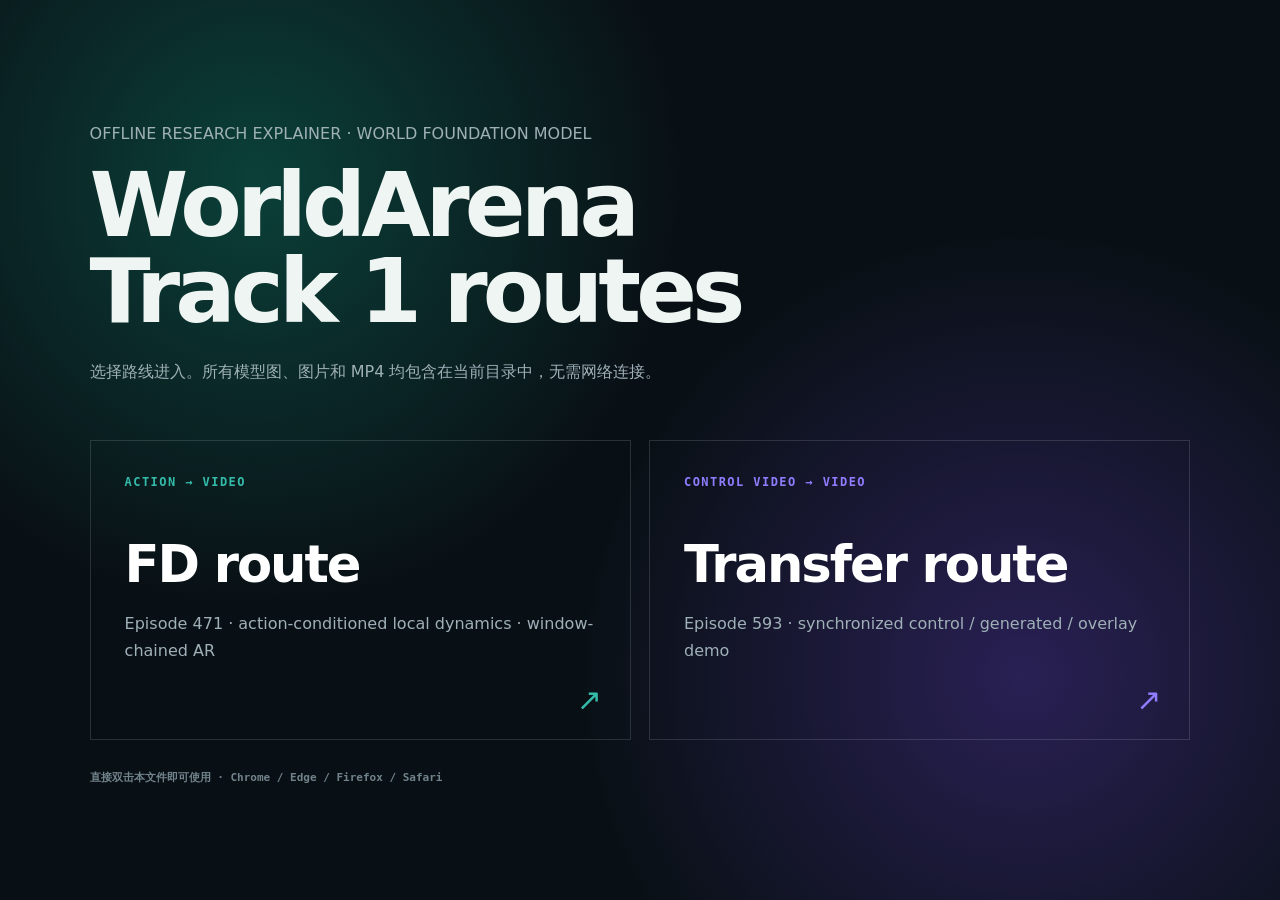
<file: index.html>
<!doctype html>
<html lang="zh-CN">
<head>
  <meta charset="utf-8">
  <meta name="viewport" content="width=device-width,initial-scale=1">
  <title>WorldArena Track 1 · FD / Transfer</title>
  <style>
    :root{font-family:Inter,ui-sans-serif,system-ui,"PingFang SC","Microsoft YaHei",sans-serif;color:#eef5f2;background:#0b1519}*{box-sizing:border-box}body{margin:0;min-height:100svh;display:grid;place-items:center;padding:7vw;background:radial-gradient(circle at 20% 20%,#0b4039 0,transparent 34%),radial-gradient(circle at 80% 75%,#292054 0,transparent 36%),#091015}.wrap{width:min(1180px,100%)}p{color:#9fb0b7;line-height:1.7}h1{font-size:clamp(42px,7vw,92px);line-height:.95;letter-spacing:-.055em;margin:0 0 24px}.routes{display:grid;grid-template-columns:1fr 1fr;gap:18px;margin-top:55px}.route{position:relative;min-height:300px;padding:34px;border:1px solid #ffffff22;text-decoration:none;color:#fff;overflow:hidden;transition:.25s}.route:hover{transform:translateY(-5px);border-color:var(--c)}.route::after{content:"↗";position:absolute;right:28px;bottom:22px;font-size:30px;color:var(--c)}.route b{display:block;color:var(--c);font:700 12px ui-monospace,monospace;letter-spacing:.12em}.route h2{font-size:clamp(30px,4vw,52px);letter-spacing:-.04em;margin:45px 0 14px}.fd{--c:#34bba9}.tr{--c:#8f7cff}.foot{margin-top:30px;font:600 11px ui-monospace,monospace;color:#71838b}@media(max-width:720px){.routes{grid-template-columns:1fr}.route{min-height:240px}}
  </style>
</head>
<body>
  <main class="wrap">
    <p>OFFLINE RESEARCH EXPLAINER · WORLD FOUNDATION MODEL</p>
    <h1>WorldArena<br>Track 1 routes</h1>
    <p>选择路线进入。所有模型图、图片和 MP4 均包含在当前目录中，无需网络连接。</p>
    <div class="routes">
      <a class="route fd" href="WorldArena_Track1_FD.html"><b>ACTION → VIDEO</b><h2>FD route</h2><p>Episode 471 · action-conditioned local dynamics · window-chained AR</p></a>
      <a class="route tr" href="WorldArena_Track1_Transfer.html"><b>CONTROL VIDEO → VIDEO</b><h2>Transfer route</h2><p>Episode 593 · synchronized control / generated / overlay demo</p></a>
    </div>
    <p class="foot">直接双击本文件即可使用 · Chrome / Edge / Firefox / Safari</p>
  </main>
</body>
</html>
</file>
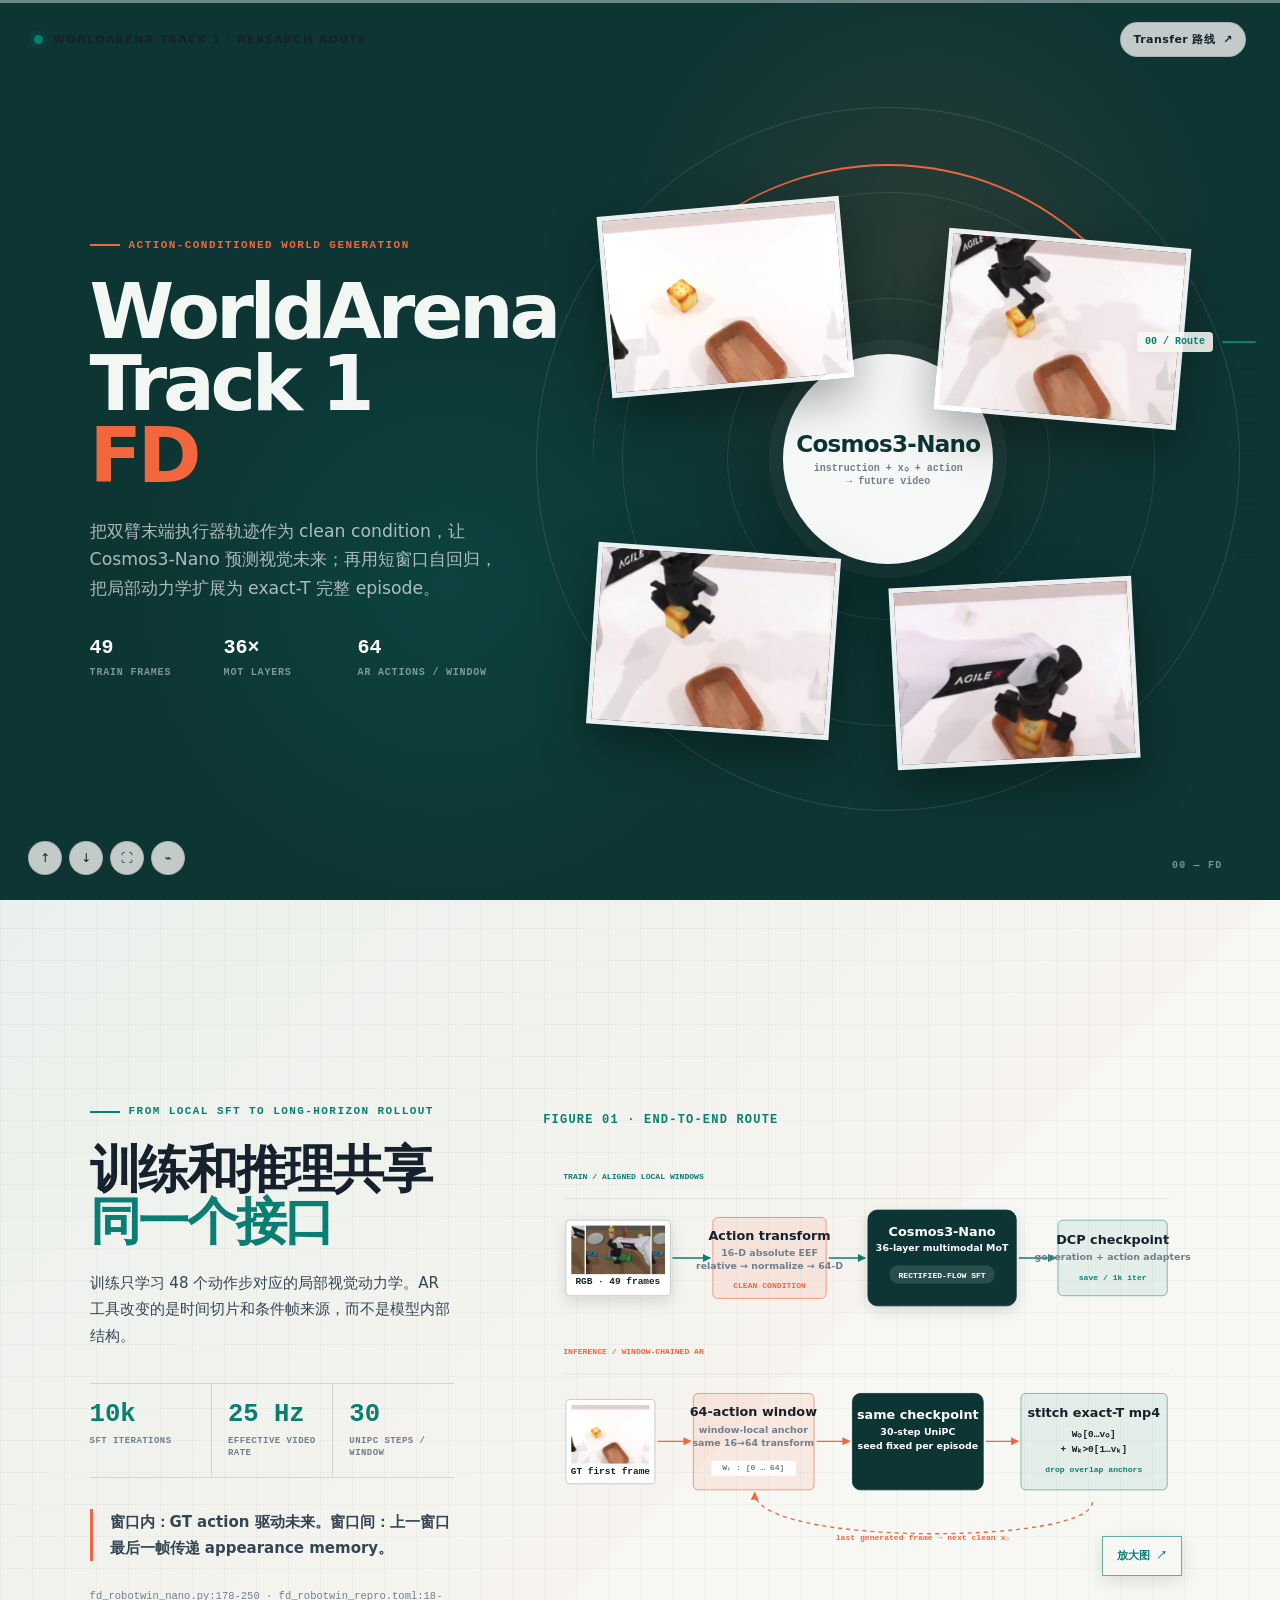
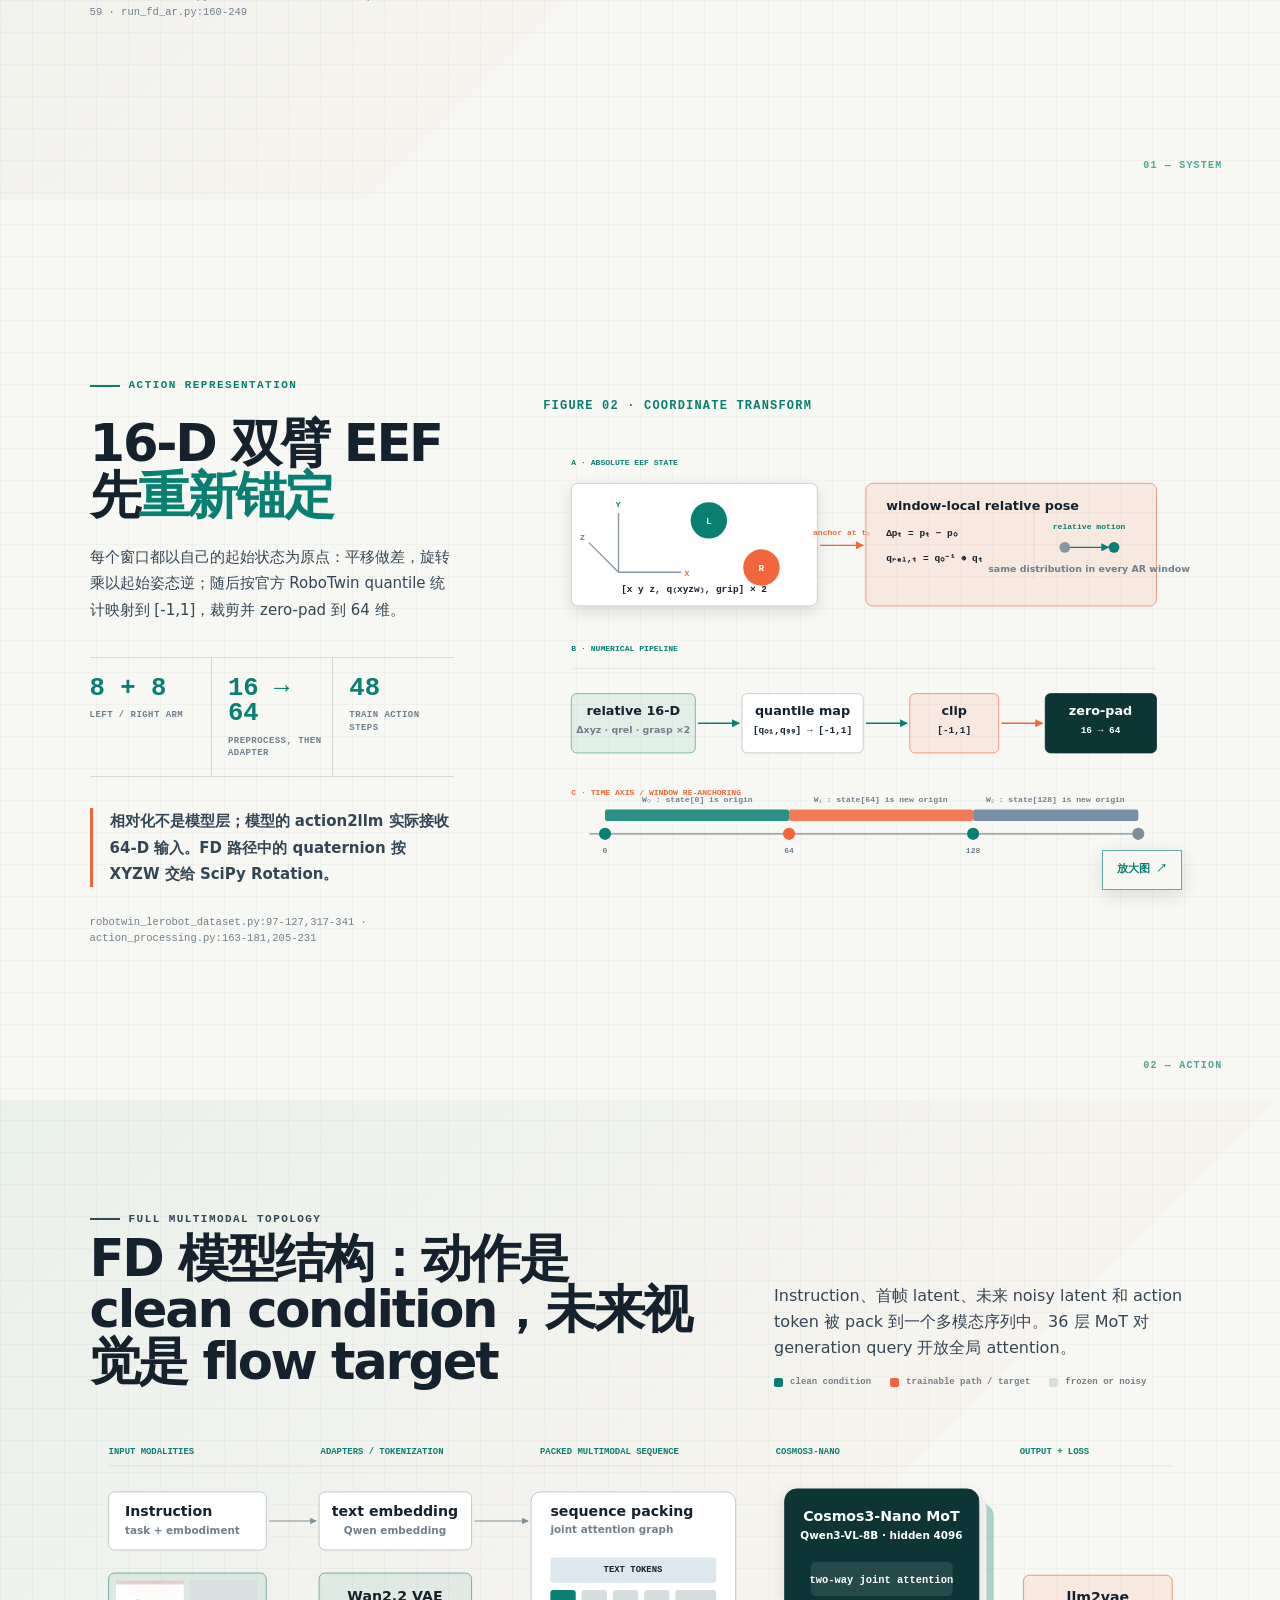
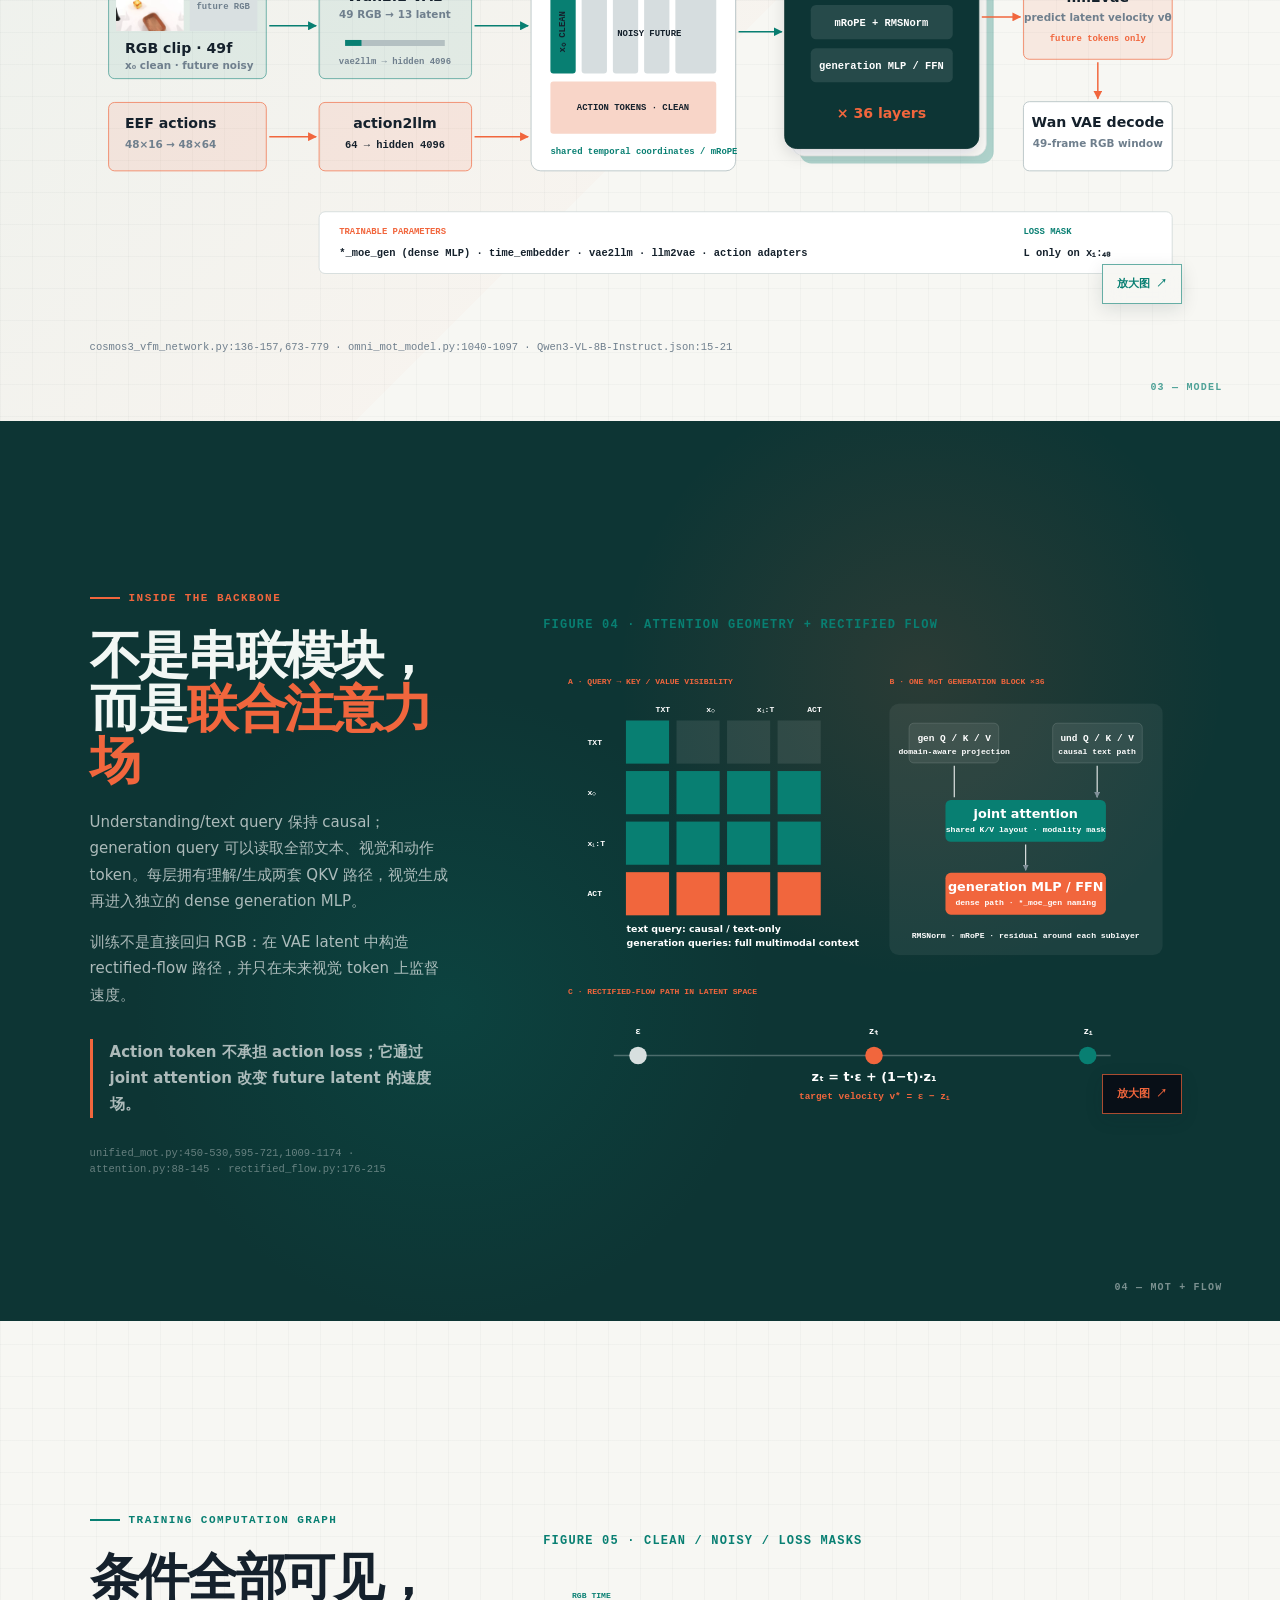
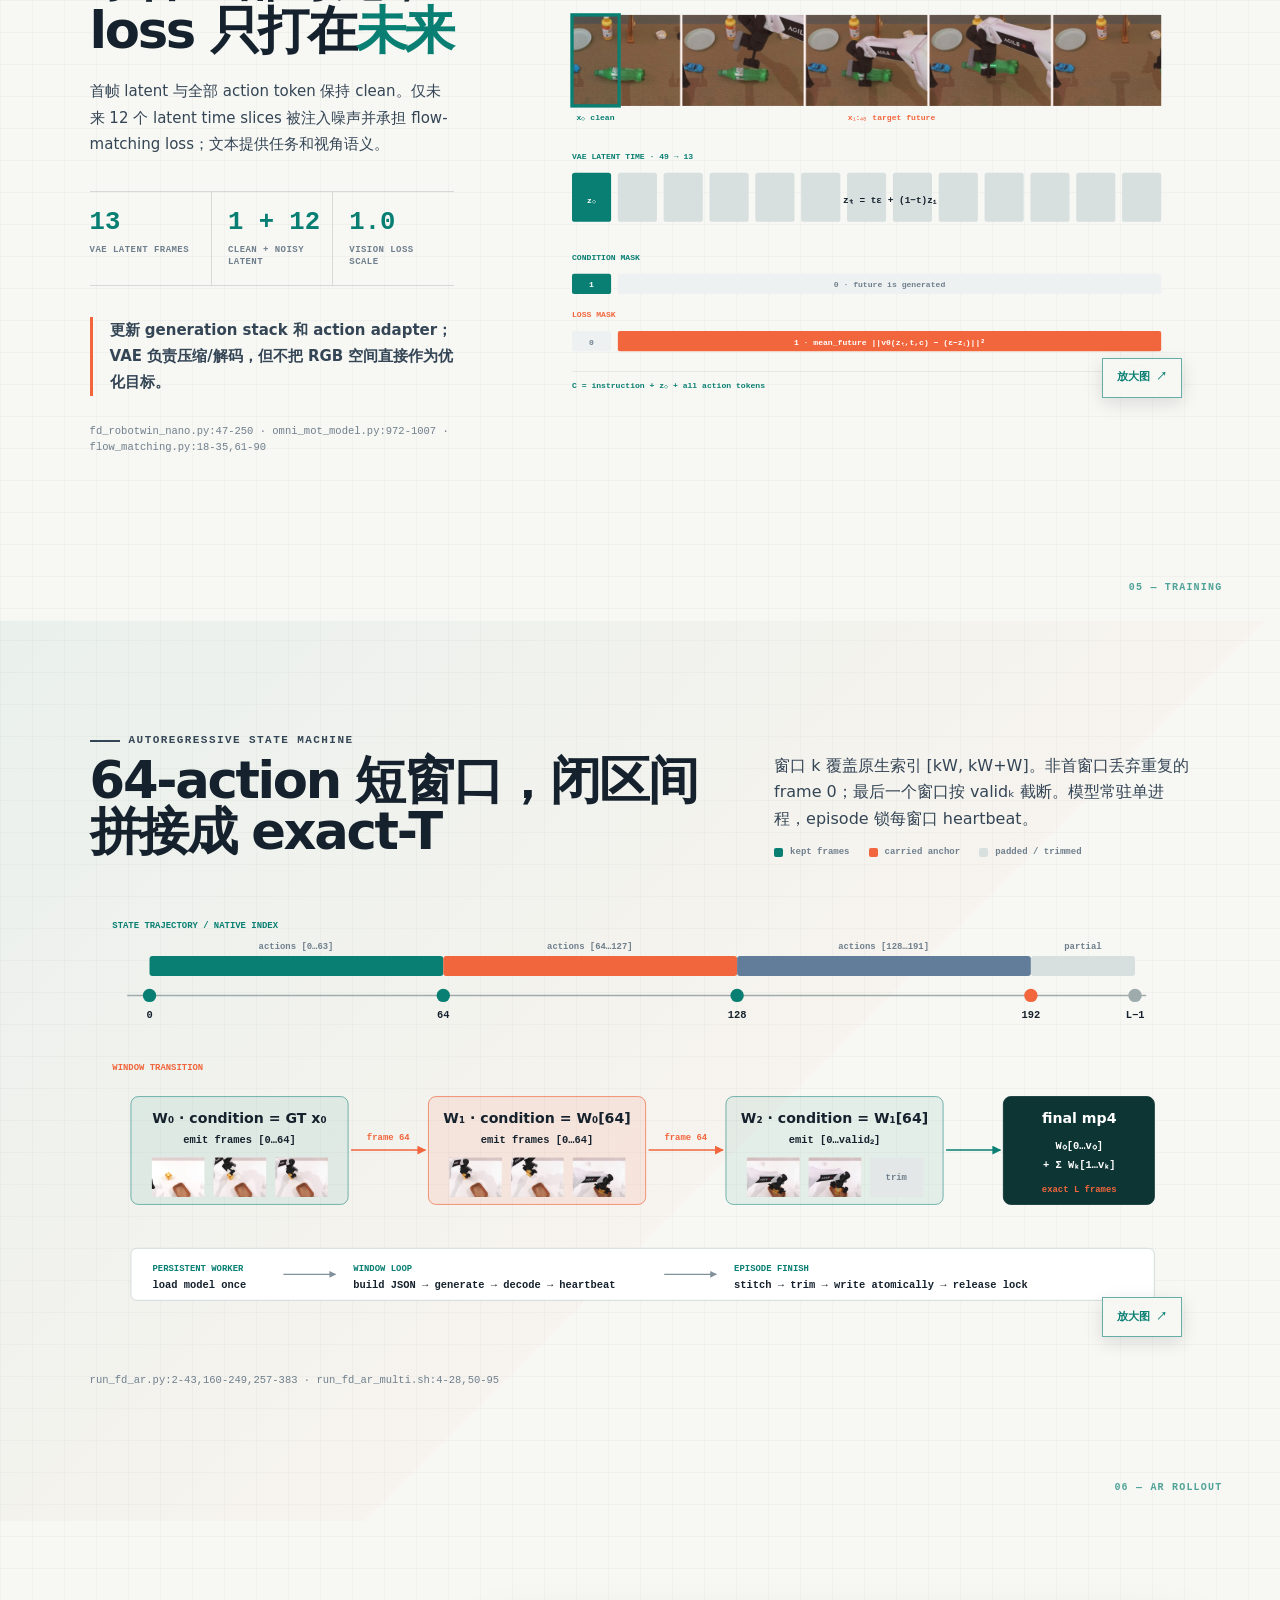
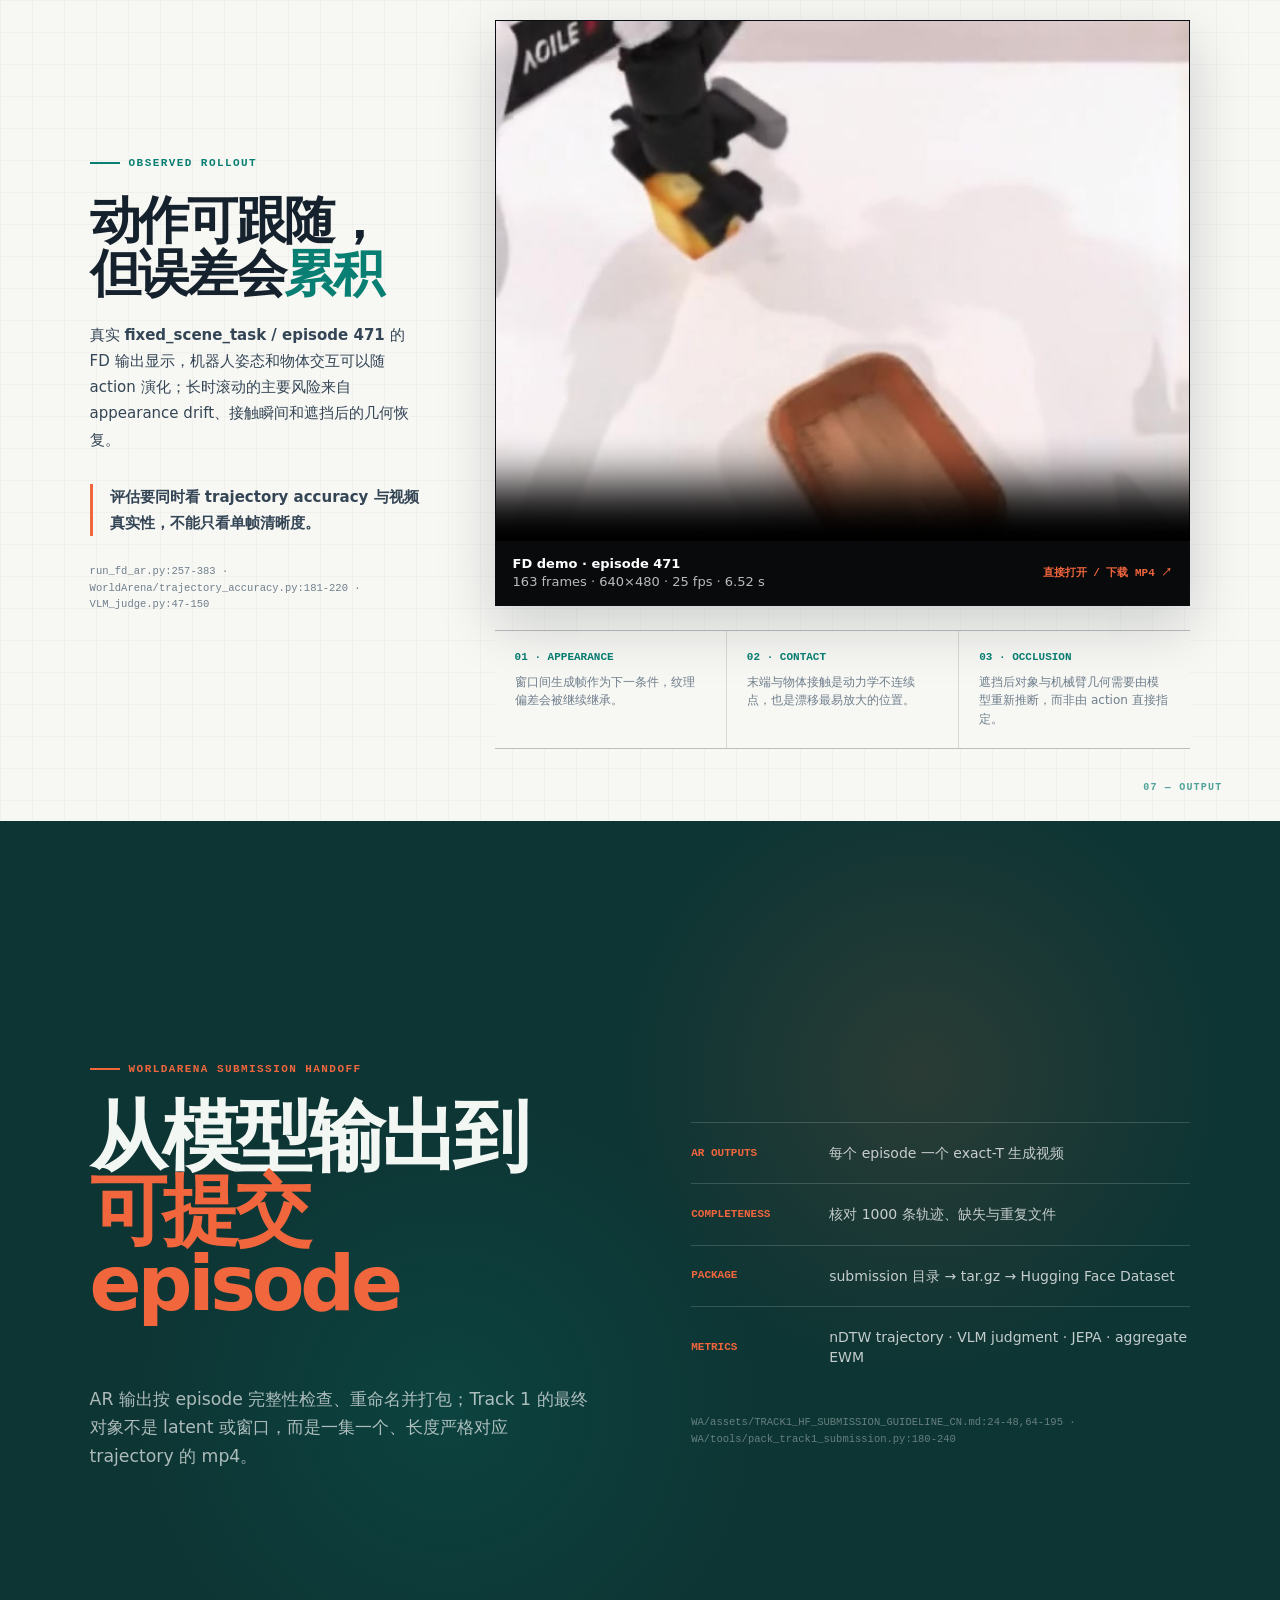
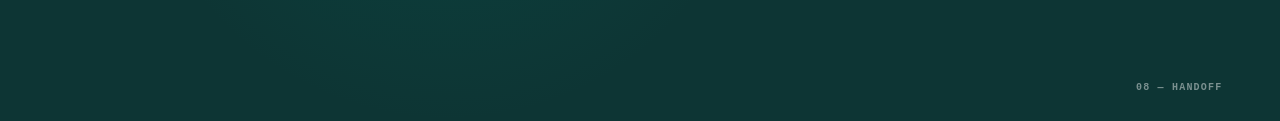
<file: WorldArena_Track1_FD.html>
<!doctype html>
<html lang="zh-CN">
<head>
  <meta charset="utf-8">
  <meta name="viewport" content="width=device-width,initial-scale=1">
  <meta name="color-scheme" content="light">
  <title>WorldArena Track 1 · FD / Action-to-Video</title>
  <link rel="stylesheet" href="route_explainer.css">
</head>
<body class="fd">
  <div class="progress" aria-hidden="true"><i></i></div>
  <header class="masthead">
    <div class="brand">WorldArena Track 1 · Research Route</div>
    <a class="route-switch" href="WorldArena_Track1_Transfer.html">Transfer 路线 <span aria-hidden="true">↗</span></a>
  </header>
  <nav class="chapter-nav" aria-label="章节导航">
    <a href="#cover"><span>00 / Route</span></a>
    <a href="#overview"><span>01 / System</span></a>
    <a href="#action"><span>02 / Action</span></a>
    <a href="#architecture"><span>03 / Architecture</span></a>
    <a href="#mot"><span>04 / MoT + Flow</span></a>
    <a href="#training"><span>05 / Training</span></a>
    <a href="#ar"><span>06 / AR rollout</span></a>
    <a href="#result"><span>07 / Result</span></a>
    <a href="#handoff"><span>08 / Handoff</span></a>
  </nav>
  <div class="controls" aria-label="演示控制">
    <button data-prev title="上一节">↑</button>
    <button data-next title="下一节">↓</button>
    <button data-fullscreen title="全屏（F）">⛶</button>
    <button data-print title="打印 / 导出 PDF">⌁</button>
  </div>

  <svg width="0" height="0" style="position:absolute" aria-hidden="true">
    <defs>
      <marker id="arrow" viewBox="0 0 10 10" refX="9" refY="5" markerWidth="6" markerHeight="6" orient="auto-start-reverse"><path d="M0 0 10 5 0 10z" fill="#81919a"/></marker>
      <marker id="arrow-accent" viewBox="0 0 10 10" refX="9" refY="5" markerWidth="6" markerHeight="6" orient="auto-start-reverse"><path d="M0 0 10 5 0 10z" fill="#087f72"/></marker>
      <marker id="arrow-hot" viewBox="0 0 10 10" refX="9" refY="5" markerWidth="6" markerHeight="6" orient="auto-start-reverse"><path d="M0 0 10 5 0 10z" fill="#f1663d"/></marker>
      <filter id="soft-shadow" x="-20%" y="-20%" width="140%" height="150%"><feDropShadow dx="0" dy="8" stdDeviation="10" flood-color="#10232a" flood-opacity=".12"/></filter>
    </defs>
  </svg>

  <main>
    <section class="scene hero dark" id="cover" data-index="00 — FD">
      <div class="hero-copy">
        <p class="eyebrow" data-animate>Action-conditioned world generation</p>
        <h1 data-animate="delay-1">WorldArena<br>Track 1 <em>FD</em></h1>
        <p class="lede" data-animate="delay-2">把双臂末端执行器轨迹作为 clean condition，让 Cosmos3-Nano 预测视觉未来；再用短窗口自回归，把局部动力学扩展为 exact-T 完整 episode。</p>
        <div class="hero-meta" data-animate="delay-3">
          <div><b>49</b><span>train frames</span></div>
          <div><b>36×</b><span>MoT layers</span></div>
          <div><b>64</b><span>AR actions / window</span></div>
        </div>
      </div>
      <div class="hero-visual" data-animate="delay-2" aria-label="FD 生成帧环形预览">
        <div class="hero-orbit"><div class="flow-ring"></div></div>
        <div class="hero-core"><div><b>Cosmos3-Nano</b><span>instruction + x₀ + action<br>→ future video</span></div></div>
        <img class="orbit-shot s1" src="assets/demos/fd471_first.png" alt="条件首帧">
        <img class="orbit-shot s2" src="assets/demos/fd471_frame_02.png" alt="生成视频早期帧">
        <img class="orbit-shot s3" src="assets/demos/fd471_frame_06.png" alt="生成视频后期帧">
        <img class="orbit-shot s4" src="assets/demos/fd471_frame_04.png" alt="生成视频中间帧">
      </div>
    </section>

    <section class="scene split tint" id="overview" data-index="01 — SYSTEM">
      <div class="copy">
        <p class="eyebrow" data-animate>From local SFT to long-horizon rollout</p>
        <h2 data-animate="delay-1">训练和推理共享<br><span class="accent">同一个接口</span></h2>
        <p data-animate="delay-2">训练只学习 48 个动作步对应的局部视觉动力学。AR 工具改变的是时间切片和条件帧来源，而不是模型内部结构。</p>
        <div class="metrics" data-animate="delay-2">
          <div class="metric"><b>10k</b><span>SFT iterations</span></div>
          <div class="metric"><b>25 Hz</b><span>effective video rate</span></div>
          <div class="metric"><b>30</b><span>UniPC steps / window</span></div>
        </div>
        <p class="takeaway" data-animate="delay-3">窗口内：GT action 驱动未来。窗口间：上一窗口最后一帧传递 appearance memory。</p>
        <p class="source">fd_robotwin_nano.py:178-250 · fd_robotwin_repro.toml:18-59 · run_fd_ar.py:160-249</p>
      </div>
      <div class="figure" data-animate="delay-1">
        <span class="figure-label">Figure 01 · end-to-end route</span>
        <svg viewBox="0 0 960 650" role="img" aria-label="FD 从训练到自回归推理的系统路线图">
          <text x="30" y="55" class="micro accent" fill="#087f72">TRAIN / ALIGNED LOCAL WINDOWS</text>
          <path d="M30 84H930" class="grid-line"/>
          <rect x="34" y="116" width="155" height="112" rx="5" class="node" fill="#fff" stroke="#b8c4c6" filter="url(#soft-shadow)"/>
          <image href="assets/shared/train_rgb_strip.png" x="42" y="124" width="139" height="72" preserveAspectRatio="xMidYMid slice"/>
          <text x="111" y="211" text-anchor="middle" class="mono">RGB · 49 frames</text>
          <path d="M192 172H248" class="arrow-accent"/>
          <rect x="252" y="112" width="168" height="120" rx="7" class="node-hot" fill="#fbe8e0" stroke="#f1663d"/>
          <text x="336" y="145" text-anchor="middle" class="label">Action transform</text>
          <text x="336" y="169" text-anchor="middle" class="small">16-D absolute EEF</text>
          <text x="336" y="188" text-anchor="middle" class="small">relative → normalize → 64-D</text>
          <text x="336" y="216" text-anchor="middle" class="micro accent2" fill="#f1663d">CLEAN CONDITION</text>
          <path d="M424 172H478" class="arrow-accent"/>
          <rect x="482" y="101" width="220" height="142" rx="14" class="node-dark" fill="#0d3534" stroke="#0d3534" filter="url(#soft-shadow)"/>
          <text x="592" y="139" text-anchor="middle" class="label inverse" fill="#fff">Cosmos3-Nano</text>
          <text x="592" y="162" text-anchor="middle" class="small inverse" fill="#fff">36-layer multimodal MoT</text>
          <rect x="514" y="183" width="156" height="27" rx="13" fill="#fff" opacity=".12"/>
          <text x="592" y="201" text-anchor="middle" class="micro inverse" fill="#fff">RECTIFIED-FLOW SFT</text>
          <path d="M706 172H760" class="arrow-accent"/>
          <rect x="764" y="116" width="162" height="112" rx="7" class="node-soft" fill="#e8f4f1" stroke="#087f72"/>
          <text x="845" y="151" text-anchor="middle" class="label">DCP checkpoint</text>
          <text x="845" y="175" text-anchor="middle" class="small">generation + action adapters</text>
          <text x="845" y="204" text-anchor="middle" class="micro accent" fill="#087f72">save / 1k iter</text>

          <text x="30" y="315" class="micro accent2" fill="#f1663d">INFERENCE / WINDOW-CHAINED AR</text>
          <path d="M30 344H930" class="grid-line"/>
          <rect x="34" y="382" width="132" height="125" rx="5" class="node" fill="#fff" stroke="#b8c4c6"/>
          <image href="assets/demos/fd471_first.png" x="42" y="390" width="116" height="87" preserveAspectRatio="xMidYMid slice"/>
          <text x="100" y="493" text-anchor="middle" class="mono">GT first frame</text>
          <path d="M170 444H219" class="arrow-hot"/>
          <rect x="223" y="373" width="179" height="143" rx="7" class="node-hot" fill="#fbe8e0" stroke="#f1663d"/>
          <text x="312" y="406" text-anchor="middle" class="label">64-action window</text>
          <text x="312" y="431" text-anchor="middle" class="small">window-local anchor</text>
          <text x="312" y="451" text-anchor="middle" class="small">same 16→64 transform</text>
          <rect x="250" y="473" width="125" height="22" rx="3" fill="#fff"/>
          <text x="312" y="487" class="micro" text-anchor="middle">Wₖ : [0 … 64]</text>
          <path d="M406 444H455" class="arrow-hot"/>
          <rect x="459" y="373" width="194" height="143" rx="12" class="node-dark" fill="#0d3534" stroke="#0d3534"/>
          <text x="556" y="411" text-anchor="middle" class="label inverse" fill="#fff">same checkpoint</text>
          <text x="556" y="435" text-anchor="middle" class="small inverse" fill="#fff">30-step UniPC</text>
          <text x="556" y="456" text-anchor="middle" class="small inverse" fill="#fff">seed fixed per episode</text>
          <path d="M657 444H705" class="arrow-hot"/>
          <rect x="709" y="373" width="217" height="143" rx="7" class="node-soft" fill="#e8f4f1" stroke="#087f72"/>
          <text x="817" y="408" text-anchor="middle" class="label">stitch exact-T mp4</text>
          <text x="817" y="437" text-anchor="middle" class="mono">W₀[0…v₀]</text>
          <text x="817" y="460" text-anchor="middle" class="mono">+ Wₖ&gt;0[1…vₖ]</text>
          <text x="817" y="490" text-anchor="middle" class="micro accent" fill="#087f72">drop overlap anchors</text>

          <path d="M815 534C815 598 314 600 314 520" fill="none" stroke="#f1663d" stroke-width="2" stroke-dasharray="6 6" marker-end="url(#arrow-hot)"/>
          <text x="563" y="591" text-anchor="middle" class="micro accent2" fill="#f1663d">last generated frame → next clean x₀</text>
        </svg>
      </div>
    </section>

    <section class="scene split" id="action" data-index="02 — ACTION">
      <div class="copy">
        <p class="eyebrow" data-animate>Action representation</p>
        <h2 data-animate="delay-1">16-D 双臂 EEF<br>先<span class="accent">重新锚定</span></h2>
        <p data-animate="delay-2">每个窗口都以自己的起始状态为原点：平移做差，旋转乘以起始姿态逆；随后按官方 RoboTwin quantile 统计映射到 [-1,1]，裁剪并 zero-pad 到 64 维。</p>
        <div class="metrics" data-animate="delay-2">
          <div class="metric"><b>8 + 8</b><span>left / right arm</span></div>
          <div class="metric"><b>16 → 64</b><span>preprocess, then adapter</span></div>
          <div class="metric"><b>48</b><span>train action steps</span></div>
        </div>
        <p class="takeaway" data-animate="delay-3">相对化不是模型层；模型的 action2llm 实际接收 64-D 输入。FD 路径中的 quaternion 按 XYZW 交给 SciPy Rotation。</p>
        <p class="source">robotwin_lerobot_dataset.py:97-127,317-341 · action_processing.py:163-181,205-231</p>
      </div>
      <div class="figure" data-animate="delay-1">
        <span class="figure-label">Figure 02 · coordinate transform</span>
        <svg viewBox="0 0 960 690" role="img" aria-label="双臂 EEF 动作相对化、归一化和维度扩展">
          <text x="42" y="55" class="micro accent" fill="#087f72">A · ABSOLUTE EEF STATE</text>
          <rect x="42" y="82" width="365" height="182" rx="10" class="node" fill="#fff" stroke="#b8c4c6" filter="url(#soft-shadow)"/>
          <path d="M112 214V126M112 214H205M112 214L68 170" stroke="#87969e" stroke-width="2" fill="none"/>
          <text x="108" y="117" class="micro accent" fill="#087f72">Y</text><text x="210" y="220" class="micro accent2" fill="#f1663d">X</text><text x="55" y="166" class="micro">Z</text>
          <circle cx="246" cy="137" r="27" fill="#087f72"/><text x="246" y="142" text-anchor="middle" class="mono inverse" fill="#fff">L</text>
          <circle cx="324" cy="207" r="27" fill="#f1663d"/><text x="324" y="212" text-anchor="middle" class="mono inverse" fill="#fff">R</text>
          <text x="224" y="243" text-anchor="middle" class="mono">[x y z, q₍xyzw₎, grip] × 2</text>

          <path d="M411 174H475" class="arrow-hot"/>
          <text x="443" y="159" text-anchor="middle" class="micro accent2" fill="#f1663d">anchor at t₀</text>
          <rect x="479" y="82" width="431" height="182" rx="10" class="node-hot" fill="#fbe8e0" stroke="#f1663d"/>
          <text x="509" y="121" class="label">window-local relative pose</text>
          <text x="509" y="160" class="mono">Δpₜ = pₜ − p₀</text>
          <text x="509" y="198" class="mono">qᵣₑₗ,ₜ = q₀⁻¹ ⊗ qₜ</text>
          <path d="M728 119V224" class="grid-line"/>
          <circle cx="774" cy="177" r="8" fill="#87969e"/><circle cx="847" cy="177" r="8" fill="#087f72"/>
          <path d="M782 177H839" class="arrow-accent"/>
          <text x="810" y="150" text-anchor="middle" class="micro accent" fill="#087f72">relative motion</text>
          <text x="810" y="213" text-anchor="middle" class="small">same distribution in every AR window</text>

          <text x="42" y="331" class="micro accent" fill="#087f72">B · NUMERICAL PIPELINE</text>
          <path d="M42 357H910" class="grid-line"/>
          <rect x="42" y="394" width="184" height="88" rx="8" class="node-soft" fill="#e8f4f1" stroke="#087f72"/>
          <text x="134" y="426" text-anchor="middle" class="label">relative 16-D</text>
          <text x="134" y="452" text-anchor="middle" class="small">Δxyz · qrel · grasp ×2</text>
          <path d="M230 438H291" class="arrow-accent"/>
          <rect x="295" y="394" width="180" height="88" rx="8" class="node" fill="#fff" stroke="#b8c4c6"/>
          <text x="385" y="426" text-anchor="middle" class="label">quantile map</text>
          <text x="385" y="452" text-anchor="middle" class="mono">[q₀₁,q₉₉] → [-1,1]</text>
          <path d="M479 438H540" class="arrow-accent"/>
          <rect x="544" y="394" width="132" height="88" rx="8" class="node-hot" fill="#fbe8e0" stroke="#f1663d"/>
          <text x="610" y="426" text-anchor="middle" class="label">clip</text>
          <text x="610" y="452" text-anchor="middle" class="mono">[-1,1]</text>
          <path d="M680 438H741" class="arrow-hot"/>
          <rect x="745" y="394" width="165" height="88" rx="8" class="node-dark" fill="#0d3534" stroke="#0d3534"/>
          <text x="827" y="426" text-anchor="middle" class="label inverse" fill="#fff">zero-pad</text>
          <text x="827" y="452" text-anchor="middle" class="mono inverse" fill="#fff">16 → 64</text>

          <text x="42" y="544" class="micro accent2" fill="#f1663d">C · TIME AXIS / WINDOW RE-ANCHORING</text>
          <path d="M69 602H883" stroke="#7e8e97" stroke-width="2"/>
          <circle cx="92" cy="602" r="9" fill="#087f72"/><circle cx="365" cy="602" r="9" fill="#f1663d"/><circle cx="638" cy="602" r="9" fill="#087f72"/><circle cx="883" cy="602" r="9" fill="#7e8e97"/>
          <rect x="92" y="566" width="273" height="17" rx="3" fill="#087f72" opacity=".85"/>
          <rect x="365" y="566" width="273" height="17" rx="3" fill="#f1663d" opacity=".85"/>
          <rect x="638" y="566" width="245" height="17" rx="3" fill="#617d9a" opacity=".85"/>
          <text x="229" y="555" text-anchor="middle" class="micro">W₀ : state[0] is origin</text>
          <text x="501" y="555" text-anchor="middle" class="micro">W₁ : state[64] is new origin</text>
          <text x="760" y="555" text-anchor="middle" class="micro">W₂ : state[128] is new origin</text>
          <text x="92" y="630" text-anchor="middle" class="micro">0</text><text x="365" y="630" text-anchor="middle" class="micro">64</text><text x="638" y="630" text-anchor="middle" class="micro">128</text>
        </svg>
      </div>
    </section>

    <section class="scene wide-scene tint" id="architecture" data-index="03 — MODEL">
      <div class="wide-head">
        <div>
          <p class="eyebrow" data-animate>Full multimodal topology</p>
          <h2 data-animate="delay-1">FD 模型结构：动作是 clean condition，未来视觉是 flow target</h2>
        </div>
        <div data-animate="delay-2">
          <p>Instruction、首帧 latent、未来 noisy latent 和 action token 被 pack 到一个多模态序列中。36 层 MoT 对 generation query 开放全局 attention。</p>
          <div class="legend"><span><i></i>clean condition</span><span><i></i>trainable path / target</span><span><i></i>frozen or noisy</span></div>
        </div>
      </div>
      <div class="wide-figure" data-animate="delay-1">
        <svg viewBox="0 0 1480 650" role="img" aria-label="FD 模型完整结构图">
          <text x="25" y="39" class="micro accent" fill="#087f72">INPUT MODALITIES</text>
          <text x="310" y="39" class="micro accent" fill="#087f72">ADAPTERS / TOKENIZATION</text>
          <text x="605" y="39" class="micro accent" fill="#087f72">PACKED MULTIMODAL SEQUENCE</text>
          <text x="922" y="39" class="micro accent" fill="#087f72">COSMOS3-NANO</text>
          <text x="1250" y="39" class="micro accent" fill="#087f72">OUTPUT + LOSS</text>
          <path d="M25 55H1455" class="grid-line"/>

          <rect x="25" y="90" width="212" height="78" rx="8" class="node" fill="#fff" stroke="#b8c4c6"/>
          <text x="47" y="122" class="label">Instruction</text><text x="47" y="147" class="small">task + embodiment</text>
          <rect x="25" y="199" width="212" height="142" rx="8" class="node-soft" fill="#e8f4f1" stroke="#087f72"/>
          <image href="assets/demos/fd471_first.png" x="35" y="209" width="91" height="68" preserveAspectRatio="xMidYMid slice"/>
          <rect x="134" y="209" width="91" height="68" fill="#d9e0e1"/><text x="179" y="247" text-anchor="middle" class="micro">future RGB</text>
          <text x="47" y="306" class="label">RGB clip · 49f</text><text x="47" y="328" class="small">x₀ clean · future noisy</text>
          <rect x="25" y="373" width="212" height="92" rx="8" class="node-hot" fill="#fbe8e0" stroke="#f1663d"/>
          <text x="47" y="408" class="label">EEF actions</text><text x="47" y="434" class="small">48×16 → 48×64</text>

          <path d="M241 129H304" class="arrow"/><path d="M241 270H304" class="arrow-accent"/><path d="M241 419H304" class="arrow-hot"/>
          <rect x="308" y="90" width="205" height="78" rx="8" class="node" fill="#fff" stroke="#b8c4c6"/>
          <text x="410" y="122" text-anchor="middle" class="label">text embedding</text><text x="410" y="146" text-anchor="middle" class="small">Qwen embedding</text>
          <rect x="308" y="199" width="205" height="142" rx="8" class="node-soft" fill="#e8f4f1" stroke="#087f72"/>
          <text x="410" y="236" text-anchor="middle" class="label">Wan2.2 VAE</text><text x="410" y="260" text-anchor="middle" class="small">49 RGB → 13 latent</text>
          <path d="M343 293H477" stroke="#b4c0c2" stroke-width="8"/><path d="M343 293H365" stroke="#087f72" stroke-width="8"/>
          <text x="410" y="321" text-anchor="middle" class="micro">vae2llm → hidden 4096</text>
          <rect x="308" y="373" width="205" height="92" rx="8" class="node-hot" fill="#fbe8e0" stroke="#f1663d"/>
          <text x="410" y="407" text-anchor="middle" class="label">action2llm</text><text x="410" y="434" text-anchor="middle" class="mono">64 → hidden 4096</text>

          <path d="M517 129H589" class="arrow"/><path d="M517 270H589" class="arrow-accent"/><path d="M517 419H589" class="arrow-hot"/>
          <rect x="593" y="90" width="275" height="375" rx="13" class="node" fill="#fff" stroke="#b8c4c6"/>
          <text x="619" y="122" class="label">sequence packing</text><text x="619" y="145" class="small">joint attention graph</text>
          <rect x="619" y="178" width="223" height="34" rx="4" fill="#dce8ee"/><text x="730" y="195" class="token-text">TEXT TOKENS</text>
          <rect x="619" y="222" width="34" height="112" rx="4" fill="#087f72"/><text x="636" y="278" class="token-text inverse" fill="#fff" transform="rotate(-90 636 278)">x₀ CLEAN</text>
          <g fill="#d6dddf"><rect x="661" y="222" width="34" height="112" rx="4"/><rect x="703" y="222" width="34" height="112" rx="4"/><rect x="745" y="222" width="34" height="112" rx="4"/><rect x="787" y="222" width="55" height="112" rx="4"/></g>
          <text x="752" y="281" class="token-text">NOISY FUTURE</text>
          <rect x="619" y="345" width="223" height="70" rx="4" fill="#f8d5c8"/><text x="730" y="380" class="token-text">ACTION TOKENS · CLEAN</text>
          <text x="619" y="443" class="micro accent" fill="#087f72">shared temporal coordinates / mRoPE</text>

          <path d="M872 278H930" class="arrow-accent"/>
          <g opacity=".3"><rect x="954" y="106" width="261" height="349" rx="16" fill="#087f72"/><rect x="944" y="96" width="261" height="349" rx="16" fill="#fff" stroke="#aebcbe"/></g>
          <rect x="934" y="86" width="261" height="349" rx="16" class="node-dark" fill="#0d3534" stroke="#0d3534" filter="url(#soft-shadow)"/>
          <text x="1064" y="129" text-anchor="middle" class="label inverse" fill="#fff">Cosmos3-Nano MoT</text>
          <text x="1064" y="153" text-anchor="middle" class="small inverse" fill="#fff">Qwen3-VL-8B · hidden 4096</text>
          <rect x="969" y="184" width="191" height="46" rx="7" fill="#fff" opacity=".1"/>
          <text x="1064" y="212" text-anchor="middle" class="mono inverse" fill="#fff">two-way joint attention</text>
          <rect x="969" y="242" width="191" height="46" rx="7" fill="#fff" opacity=".1"/>
          <text x="1064" y="270" text-anchor="middle" class="mono inverse" fill="#fff">mRoPE + RMSNorm</text>
          <rect x="969" y="300" width="191" height="46" rx="7" fill="#fff" opacity=".1"/>
          <text x="1064" y="328" text-anchor="middle" class="mono inverse" fill="#fff">generation MLP / FFN</text>
          <text x="1064" y="394" text-anchor="middle" class="label accent2" fill="#f1663d">× 36 layers</text>

          <path d="M1199 258H1251" class="arrow-hot"/>
          <rect x="1255" y="202" width="200" height="113" rx="8" class="node-hot" fill="#fbe8e0" stroke="#f1663d"/>
          <text x="1355" y="238" text-anchor="middle" class="label">llm2vae</text><text x="1355" y="263" text-anchor="middle" class="small">predict latent velocity vθ</text><text x="1355" y="290" text-anchor="middle" class="micro accent2" fill="#f1663d">future tokens only</text>
          <path d="M1355 319V368" class="arrow-hot"/>
          <rect x="1255" y="372" width="200" height="93" rx="8" class="node" fill="#fff" stroke="#b8c4c6"/>
          <text x="1355" y="406" text-anchor="middle" class="label">Wan VAE decode</text><text x="1355" y="433" text-anchor="middle" class="small">49-frame RGB window</text>

          <rect x="308" y="520" width="1147" height="83" rx="8" fill="#fff" stroke="#ccd5d6"/>
          <text x="335" y="550" class="micro accent2" fill="#f1663d">TRAINABLE PARAMETERS</text>
          <text x="335" y="579" class="mono">*_moe_gen (dense MLP) · time_embedder · vae2llm · llm2vae · action adapters</text>
          <text x="1255" y="550" class="micro accent" fill="#087f72">LOSS MASK</text><text x="1255" y="579" class="mono">L only on x₁:₄₈</text>
        </svg>
      </div>
      <p class="source">cosmos3_vfm_network.py:136-157,673-779 · omni_mot_model.py:1040-1097 · Qwen3-VL-8B-Instruct.json:15-21</p>
    </section>

    <section class="scene split dark" id="mot" data-index="04 — MOT + FLOW">
      <div class="copy">
        <p class="eyebrow" data-animate>Inside the backbone</p>
        <h2 data-animate="delay-1">不是串联模块，<br>而是<span style="color:var(--accent-2)">联合注意力场</span></h2>
        <p data-animate="delay-2">Understanding/text query 保持 causal；generation query 可以读取全部文本、视觉和动作 token。每层拥有理解/生成两套 QKV 路径，视觉生成再进入独立的 dense generation MLP。</p>
        <p data-animate="delay-2">训练不是直接回归 RGB：在 VAE latent 中构造 rectified-flow 路径，并只在未来视觉 token 上监督速度。</p>
        <p class="takeaway" data-animate="delay-3">Action token 不承担 action loss；它通过 joint attention 改变 future latent 的速度场。</p>
        <p class="source">unified_mot.py:450-530,595-721,1009-1174 · attention.py:88-145 · rectified_flow.py:176-215</p>
      </div>
      <div class="figure" data-animate="delay-1">
        <span class="figure-label">Figure 04 · attention geometry + rectified flow</span>
        <svg viewBox="0 0 960 700" role="img" aria-label="MoT attention mask和rectified flow训练图">
          <text x="37" y="55" class="micro accent2" fill="#f1663d">A · QUERY → KEY / VALUE VISIBILITY</text>
          <text x="167" y="96" class="micro inverse" fill="#fff">TXT</text><text x="242" y="96" class="micro inverse" fill="#fff">x₀</text><text x="317" y="96" class="micro inverse" fill="#fff">x₁:T</text><text x="392" y="96" class="micro inverse" fill="#fff">ACT</text>
          <text x="66" y="145" class="micro inverse" fill="#fff">TXT</text><text x="66" y="220" class="micro inverse" fill="#fff">x₀</text><text x="66" y="295" class="micro inverse" fill="#fff">x₁:T</text><text x="66" y="370" class="micro inverse" fill="#fff">ACT</text>
          <g transform="translate(123 109)">
            <rect x="0" y="0" width="64" height="64" class="mask-on"/><rect x="75" y="0" width="64" height="64" fill="#ffffff17"/><rect x="150" y="0" width="64" height="64" fill="#ffffff17"/><rect x="225" y="0" width="64" height="64" fill="#ffffff17"/>
            <rect x="0" y="75" width="64" height="64" class="mask-on"/><rect x="75" y="75" width="64" height="64" class="mask-on"/><rect x="150" y="75" width="64" height="64" class="mask-on"/><rect x="225" y="75" width="64" height="64" class="mask-on"/>
            <rect x="0" y="150" width="64" height="64" class="mask-on"/><rect x="75" y="150" width="64" height="64" class="mask-on"/><rect x="150" y="150" width="64" height="64" class="mask-on"/><rect x="225" y="150" width="64" height="64" class="mask-on"/>
            <rect x="0" y="225" width="64" height="64" class="mask-hot"/><rect x="75" y="225" width="64" height="64" class="mask-hot"/><rect x="150" y="225" width="64" height="64" class="mask-hot"/><rect x="225" y="225" width="64" height="64" class="mask-hot"/>
          </g>
          <text x="124" y="423" class="small inverse" fill="#fff">text query: causal / text-only</text><text x="124" y="444" class="small inverse" fill="#fff">generation queries: full multimodal context</text>

          <text x="514" y="55" class="micro accent2" fill="#f1663d">B · ONE MoT GENERATION BLOCK ×36</text>
          <rect x="514" y="84" width="405" height="373" rx="14" fill="#fff" opacity=".06" stroke="#ffffff2d"/>
          <rect x="543" y="113" width="133" height="59" rx="7" fill="#ffffff12" stroke="#ffffff30"/><text x="610" y="139" text-anchor="middle" class="mono inverse" fill="#fff">gen Q / K / V</text><text x="610" y="159" text-anchor="middle" class="micro inverse" fill="#fff">domain-aware projection</text>
          <rect x="756" y="113" width="133" height="59" rx="7" fill="#ffffff12" stroke="#ffffff30"/><text x="822" y="139" text-anchor="middle" class="mono inverse" fill="#fff">und Q / K / V</text><text x="822" y="159" text-anchor="middle" class="micro inverse" fill="#fff">causal text path</text>
          <path d="M610 176V223M822 176V223" stroke="#fff" stroke-width="1.5" marker-end="url(#arrow)"/>
          <rect x="597" y="227" width="238" height="62" rx="8" fill="#087f72"/><text x="716" y="254" text-anchor="middle" class="label inverse" fill="#fff">joint attention</text><text x="716" y="275" text-anchor="middle" class="micro inverse" fill="#fff">shared K/V layout · modality mask</text>
          <path d="M716 293V331" stroke="#fff" stroke-width="1.5" marker-end="url(#arrow)"/>
          <rect x="597" y="335" width="238" height="62" rx="8" fill="#f1663d"/><text x="716" y="362" text-anchor="middle" class="label inverse" fill="#fff">generation MLP / FFN</text><text x="716" y="383" text-anchor="middle" class="micro inverse" fill="#fff">dense path · *_moe_gen naming</text>
          <text x="716" y="431" text-anchor="middle" class="micro inverse" fill="#fff">RMSNorm · mRoPE · residual around each sublayer</text>

          <text x="37" y="515" class="micro accent2" fill="#f1663d">C · RECTIFIED-FLOW PATH IN LATENT SPACE</text>
          <path d="M105 606H842" stroke="#ffffff42" stroke-width="2"/>
          <circle cx="141" cy="606" r="13" fill="#d7dfdf"/><circle cx="491" cy="606" r="13" fill="#f1663d"/><circle cx="808" cy="606" r="13" fill="#087f72"/>
          <text x="141" y="574" text-anchor="middle" class="mono inverse" fill="#fff">ε</text><text x="491" y="574" text-anchor="middle" class="mono inverse" fill="#fff">zₜ</text><text x="808" y="574" text-anchor="middle" class="mono inverse" fill="#fff">z₁</text>
          <text x="491" y="644" text-anchor="middle" class="label inverse" fill="#fff">zₜ = t·ε + (1−t)·z₁</text>
          <text x="491" y="671" text-anchor="middle" class="mono accent2">target velocity v* = ε − z₁</text>
        </svg>
      </div>
    </section>

    <section class="scene split" id="training" data-index="05 — TRAINING">
      <div class="copy">
        <p class="eyebrow" data-animate>Training computation graph</p>
        <h2 data-animate="delay-1">条件全部可见，<br>loss 只打在<span class="accent">未来</span></h2>
        <p data-animate="delay-2">首帧 latent 与全部 action token 保持 clean。仅未来 12 个 latent time slices 被注入噪声并承担 flow-matching loss；文本提供任务和视角语义。</p>
        <div class="metrics" data-animate="delay-2">
          <div class="metric"><b>13</b><span>VAE latent frames</span></div>
          <div class="metric"><b>1 + 12</b><span>clean + noisy latent</span></div>
          <div class="metric"><b>1.0</b><span>vision loss scale</span></div>
        </div>
        <p class="takeaway" data-animate="delay-3">更新 generation stack 和 action adapter；VAE 负责压缩/解码，但不把 RGB 空间直接作为优化目标。</p>
        <p class="source">fd_robotwin_nano.py:47-250 · omni_mot_model.py:972-1007 · flow_matching.py:18-35,61-90</p>
      </div>
      <div class="figure" data-animate="delay-1">
        <span class="figure-label">Figure 05 · clean / noisy / loss masks</span>
        <svg viewBox="0 0 960 650" role="img" aria-label="FD 训练时的clean condition、noisy latent与loss mask">
          <text x="43" y="52" class="micro accent" fill="#087f72">RGB TIME</text>
          <image href="assets/shared/train_rgb_strip.png" x="43" y="77" width="874" height="135" preserveAspectRatio="xMidYMid slice"/>
          <rect x="43" y="77" width="70" height="135" fill="none" stroke="#087f72" stroke-width="5"/>
          <path d="M113 77H917V212H113Z" fill="#f1663d" opacity=".08"/>
          <text x="78" y="233" text-anchor="middle" class="micro accent" fill="#087f72">x₀ clean</text><text x="517" y="233" text-anchor="middle" class="micro accent2" fill="#f1663d">x₁:₄₈ target future</text>

          <text x="43" y="291" class="micro accent" fill="#087f72">VAE LATENT TIME · 49 → 13</text>
          <g transform="translate(43 311)">
            <rect width="58" height="73" rx="4" fill="#087f72"/>
            <rect x="68" width="58" height="73" rx="4" fill="#d7dfdf"/><rect x="136" width="58" height="73" rx="4" fill="#d7dfdf"/><rect x="204" width="58" height="73" rx="4" fill="#d7dfdf"/><rect x="272" width="58" height="73" rx="4" fill="#d7dfdf"/><rect x="340" width="58" height="73" rx="4" fill="#d7dfdf"/><rect x="408" width="58" height="73" rx="4" fill="#d7dfdf"/><rect x="476" width="58" height="73" rx="4" fill="#d7dfdf"/><rect x="544" width="58" height="73" rx="4" fill="#d7dfdf"/><rect x="612" width="58" height="73" rx="4" fill="#d7dfdf"/><rect x="680" width="58" height="73" rx="4" fill="#d7dfdf"/><rect x="748" width="58" height="73" rx="4" fill="#d7dfdf"/><rect x="816" width="58" height="73" rx="4" fill="#d7dfdf"/>
          </g>
          <text x="72" y="356" text-anchor="middle" class="micro inverse" fill="#fff">z₀</text><text x="514" y="356" text-anchor="middle" class="mono">zₜ = tε + (1−t)z₁</text>

          <text x="43" y="440" class="micro accent" fill="#087f72">CONDITION MASK</text>
          <rect x="43" y="461" width="58" height="30" rx="3" fill="#087f72"/><rect x="111" y="461" width="806" height="30" rx="3" fill="#eef1f1"/>
          <text x="72" y="481" text-anchor="middle" class="micro inverse" fill="#fff">1</text><text x="514" y="481" text-anchor="middle" class="micro">0 · future is generated</text>
          <text x="43" y="525" class="micro accent2" fill="#f1663d">LOSS MASK</text>
          <rect x="43" y="546" width="58" height="30" rx="3" fill="#eef1f1"/><rect x="111" y="546" width="806" height="30" rx="3" fill="#f1663d"/>
          <text x="72" y="566" text-anchor="middle" class="micro">0</text><text x="514" y="566" text-anchor="middle" class="micro inverse" fill="#fff">1 · mean_future ||vθ(zₜ,t,c) − (ε−z₁)||²</text>
          <path d="M43 606H917" class="grid-line"/><text x="43" y="630" class="micro accent" fill="#087f72">C = instruction + z₀ + all action tokens</text>
        </svg>
      </div>
    </section>

    <section class="scene wide-scene tint" id="ar" data-index="06 — AR ROLLOUT">
      <div class="wide-head">
        <div>
          <p class="eyebrow" data-animate>Autoregressive state machine</p>
          <h2 data-animate="delay-1">64-action 短窗口，闭区间拼接成 exact-T</h2>
        </div>
        <div data-animate="delay-2">
          <p>窗口 k 覆盖原生索引 [kW, kW+W]。非首窗口丢弃重复的 frame 0；最后一个窗口按 validₖ 截断。模型常驻单进程，episode 锁每窗口 heartbeat。</p>
          <div class="legend"><span><i></i>kept frames</span><span><i></i>carried anchor</span><span><i></i>padded / trimmed</span></div>
        </div>
      </div>
      <div class="wide-figure" data-animate="delay-1">
        <svg viewBox="0 0 1480 600" role="img" aria-label="FD 64-action自回归窗口与拼接规则">
          <text x="30" y="45" class="micro accent" fill="#087f72">STATE TRAJECTORY / NATIVE INDEX</text>
          <path d="M50 135H1420" stroke="#9eabad" stroke-width="2"/>
          <g fill="#087f72"><circle cx="80" cy="135" r="9"/><circle cx="475" cy="135" r="9"/><circle cx="870" cy="135" r="9"/></g><circle cx="1265" cy="135" r="9" fill="#f1663d"/><circle cx="1405" cy="135" r="9" fill="#9eabad"/>
          <text x="80" y="166" text-anchor="middle" class="mono">0</text><text x="475" y="166" text-anchor="middle" class="mono">64</text><text x="870" y="166" text-anchor="middle" class="mono">128</text><text x="1265" y="166" text-anchor="middle" class="mono">192</text><text x="1405" y="166" text-anchor="middle" class="mono">L−1</text>
          <rect x="80" y="82" width="395" height="27" rx="4" fill="#087f72"/><rect x="475" y="82" width="395" height="27" rx="4" fill="#f1663d"/><rect x="870" y="82" width="395" height="27" rx="4" fill="#617d9a"/><rect x="1265" y="82" width="140" height="27" rx="4" fill="#d7dfdf"/>
          <text x="277" y="73" text-anchor="middle" class="micro">actions [0…63]</text><text x="672" y="73" text-anchor="middle" class="micro">actions [64…127]</text><text x="1067" y="73" text-anchor="middle" class="micro">actions [128…191]</text><text x="1335" y="73" text-anchor="middle" class="micro">partial</text>

          <text x="30" y="235" class="micro accent2" fill="#f1663d">WINDOW TRANSITION</text>
          <rect x="55" y="271" width="292" height="145" rx="10" class="node-soft" fill="#e8f4f1" stroke="#087f72"/>
          <text x="201" y="307" text-anchor="middle" class="label">W₀ · condition = GT x₀</text><text x="201" y="333" text-anchor="middle" class="mono">emit frames [0…64]</text>
          <image href="assets/demos/fd471_first.png" x="83" y="353" width="71" height="53"/><image href="assets/demos/fd471_frame_02.png" x="166" y="353" width="71" height="53"/><image href="assets/demos/fd471_frame_03.png" x="249" y="353" width="71" height="53"/>
          <path d="M351 343H451" class="arrow-hot"/><text x="401" y="330" text-anchor="middle" class="micro accent2" fill="#f1663d">frame 64</text>
          <rect x="455" y="271" width="292" height="145" rx="10" class="node-hot" fill="#fbe8e0" stroke="#f1663d"/>
          <text x="601" y="307" text-anchor="middle" class="label">W₁ · condition = W₀[64]</text><text x="601" y="333" text-anchor="middle" class="mono">emit frames [0…64]</text>
          <image href="assets/demos/fd471_frame_03.png" x="483" y="353" width="71" height="53"/><image href="assets/demos/fd471_frame_04.png" x="566" y="353" width="71" height="53"/><image href="assets/demos/fd471_frame_05.png" x="649" y="353" width="71" height="53"/>
          <path d="M751 343H851" class="arrow-hot"/><text x="801" y="330" text-anchor="middle" class="micro accent2" fill="#f1663d">frame 64</text>
          <rect x="855" y="271" width="292" height="145" rx="10" class="node-soft" fill="#e8f4f1" stroke="#087f72"/>
          <text x="1001" y="307" text-anchor="middle" class="label">W₂ · condition = W₁[64]</text><text x="1001" y="333" text-anchor="middle" class="mono">emit [0…valid₂]</text>
          <image href="assets/demos/fd471_frame_05.png" x="883" y="353" width="71" height="53"/><image href="assets/demos/fd471_frame_06.png" x="966" y="353" width="71" height="53"/><rect x="1049" y="353" width="71" height="53" fill="#e3e7e7"/><text x="1084" y="383" text-anchor="middle" class="micro">trim</text>
          <path d="M1151 343H1224" class="arrow-accent"/>
          <rect x="1228" y="271" width="203" height="145" rx="10" class="node-dark" fill="#0d3534" stroke="#0d3534"/>
          <text x="1330" y="306" text-anchor="middle" class="label inverse" fill="#fff">final mp4</text><text x="1330" y="341" text-anchor="middle" class="mono inverse" fill="#fff">W₀[0…v₀]</text><text x="1330" y="367" text-anchor="middle" class="mono inverse" fill="#fff">+ Σ Wₖ[1…vₖ]</text><text x="1330" y="399" text-anchor="middle" class="micro accent2" fill="#f1663d">exact L frames</text>

          <rect x="55" y="475" width="1376" height="70" rx="8" fill="#fff" stroke="#c7d1d2"/>
          <text x="84" y="505" class="micro accent" fill="#087f72">PERSISTENT WORKER</text><text x="84" y="528" class="mono">load model once</text>
          <path d="M260 510H330" class="arrow"/><text x="354" y="505" class="micro accent" fill="#087f72">WINDOW LOOP</text><text x="354" y="528" class="mono">build JSON → generate → decode → heartbeat</text>
          <path d="M772 510H842" class="arrow"/><text x="866" y="505" class="micro accent" fill="#087f72">EPISODE FINISH</text><text x="866" y="528" class="mono">stitch → trim → write atomically → release lock</text>
        </svg>
      </div>
      <p class="source">run_fd_ar.py:2-43,160-249,257-383 · run_fd_ar_multi.sh:4-28,50-95</p>
    </section>

    <section class="scene results" id="result" data-index="07 — OUTPUT">
      <div class="copy">
        <p class="eyebrow" data-animate>Observed rollout</p>
        <h2 data-animate="delay-1">动作可跟随，<br>但误差会<span class="accent">累积</span></h2>
        <p data-animate="delay-2">真实 <b>fixed_scene_task / episode 471</b> 的 FD 输出显示，机器人姿态和物体交互可以随 action 演化；长时滚动的主要风险来自 appearance drift、接触瞬间和遮挡后的几何恢复。</p>
        <p class="takeaway" data-animate="delay-3">评估要同时看 trajectory accuracy 与视频真实性，不能只看单帧清晰度。</p>
        <p class="source">run_fd_ar.py:257-383 · WorldArena/trajectory_accuracy.py:181-220 · VLM_judge.py:47-150</p>
      </div>
      <div class="result-canvas" data-animate="delay-1">
        <div class="demo-player">
          <video controls playsinline preload="metadata" poster="assets/demos/fd_episode471_poster.jpg">
            <source src="assets/demos/fd_episode471.mp4" type="video/mp4">
            浏览器无法内嵌播放，请使用下方“直接打开视频”。
          </video>
          <img class="print-demo-poster" src="assets/demos/fd_episode471_poster.jpg" alt="FD episode 471 demo poster">
          <div class="demo-meta">
            <span><b>FD demo · episode 471</b><br>163 frames · 640×480 · 25 fps · 6.52 s</span>
            <a href="assets/demos/fd_episode471.mp4" target="_blank" download>直接打开 / 下载 MP4 ↗</a>
          </div>
        </div>
        <div class="gap-list">
          <div><b>01 · APPEARANCE</b><span>窗口间生成帧作为下一条件，纹理偏差会被继续继承。</span></div>
          <div><b>02 · CONTACT</b><span>末端与物体接触是动力学不连续点，也是漂移最易放大的位置。</span></div>
          <div><b>03 · OCCLUSION</b><span>遮挡后对象与机械臂几何需要由模型重新推断，而非由 action 直接指定。</span></div>
        </div>
      </div>
    </section>

    <section class="scene dark" id="handoff" data-index="08 — HANDOFF">
      <div class="finale">
        <div>
          <p class="eyebrow" data-animate>WorldArena submission handoff</p>
          <h2 data-animate="delay-1">从模型输出到<br><span>可提交 episode</span></h2>
          <p class="lede" data-animate="delay-2">AR 输出按 episode 完整性检查、重命名并打包；Track 1 的最终对象不是 latent 或窗口，而是一集一个、长度严格对应 trajectory 的 mp4。</p>
        </div>
        <div data-animate="delay-2">
          <div class="deliverable"><b>AR outputs</b><span>每个 episode 一个 exact-T 生成视频</span></div>
          <div class="deliverable"><b>Completeness</b><span>核对 1000 条轨迹、缺失与重复文件</span></div>
          <div class="deliverable"><b>Package</b><span>submission 目录 → tar.gz → Hugging Face Dataset</span></div>
          <div class="deliverable"><b>Metrics</b><span>nDTW trajectory · VLM judgment · JEPA · aggregate EWM</span></div>
          <p class="source">WA/assets/TRACK1_HF_SUBMISSION_GUIDELINE_CN.md:24-48,64-195 · WA/tools/pack_track1_submission.py:180-240</p>
        </div>
      </div>
    </section>
  </main>
  <script src="route_explainer.js"></script>
</body>
</html>
</file>
<file: route_explainer.css>
:root {
  --ink: #15212c;
  --ink-2: #344555;
  --muted: #6f7f8d;
  --paper: #f7f7f3;
  --paper-2: #edf1f0;
  --line: rgba(21, 33, 44, .14);
  --white: #fff;
  --accent: #087f72;
  --accent-rgb: 8, 127, 114;
  --accent-2: #f1663d;
  --accent-2-rgb: 241, 102, 61;
  --dark: #0d3534;
  --sans: Inter, ui-sans-serif, system-ui, -apple-system, BlinkMacSystemFont, "Segoe UI", "PingFang SC", "Microsoft YaHei", sans-serif;
  --mono: "SFMono-Regular", Consolas, "Liberation Mono", monospace;
}

* { box-sizing: border-box; }
html { scroll-behavior: smooth; background: var(--paper); }
body {
  margin: 0;
  color: var(--ink);
  background:
    linear-gradient(90deg, rgba(25, 43, 53, .027) 1px, transparent 1px),
    linear-gradient(rgba(25, 43, 53, .027) 1px, transparent 1px),
    var(--paper);
  background-size: 32px 32px;
  font-family: var(--sans);
  text-rendering: optimizeLegibility;
  overflow-x: hidden;
}

body.transfer {
  --accent: #6d55d9;
  --accent-rgb: 109, 85, 217;
  --accent-2: #009fbd;
  --accent-2-rgb: 0, 159, 189;
  --dark: #28204d;
  background: #090b14;
}

.transfer .scene.dark {
  background:
    linear-gradient(90deg, rgba(255,255,255,.025) 1px, transparent 1px),
    linear-gradient(rgba(255,255,255,.025) 1px, transparent 1px),
    radial-gradient(circle at 70% 28%, rgba(var(--accent-rgb), .13), transparent 30%),
    #090b14;
  background-size: 40px 40px, 40px 40px, auto, auto;
}
.transfer .masthead .brand { color: #f2f5f8; }
.transfer .route-switch,
.transfer .controls button { color: #e8edf3; background: rgba(9,11,20,.72); border-color: rgba(255,255,255,.16); }
.transfer .chapter-nav a span { background: rgba(9,11,20,.88); }
.transfer .chapter-nav a::after { background: rgba(255,255,255,.3); }
.transfer .chapter-nav a.active::after { background: var(--accent-2); }
.transfer .chapter-nav a.active { color: var(--accent-2); }

button, a { font: inherit; }
a { color: inherit; }
button { color: inherit; }

.progress {
  position: fixed;
  inset: 0 0 auto 0;
  z-index: 100;
  height: 3px;
  background: rgba(255,255,255,.4);
}
.progress > i {
  display: block;
  width: 0;
  height: 100%;
  background: linear-gradient(90deg, var(--accent), var(--accent-2));
  transition: width .15s linear;
}

.masthead {
  position: fixed;
  inset: 22px 34px auto 34px;
  z-index: 70;
  display: flex;
  justify-content: space-between;
  align-items: center;
  pointer-events: none;
}
.brand, .route-switch { pointer-events: auto; }
.brand {
  display: flex;
  align-items: center;
  gap: 10px;
  color: var(--ink);
  font-size: 11px;
  font-weight: 760;
  letter-spacing: .12em;
  text-transform: uppercase;
}
.brand::before {
  content: "";
  width: 9px;
  height: 9px;
  border-radius: 50%;
  background: var(--accent);
  box-shadow: 0 0 0 5px rgba(var(--accent-rgb), .12);
}
.route-switch {
  display: inline-flex;
  align-items: center;
  gap: 8px;
  padding: 9px 12px;
  border: 1px solid var(--line);
  border-radius: 999px;
  background: rgba(247,247,243,.78);
  backdrop-filter: blur(14px);
  text-decoration: none;
  font-size: 11px;
  font-weight: 700;
  letter-spacing: .04em;
  transition: transform .25s ease, border-color .25s ease, color .25s ease;
}
.route-switch:hover { transform: translateY(-2px); border-color: var(--accent); color: var(--accent); }

.chapter-nav {
  position: fixed;
  z-index: 80;
  right: 24px;
  top: 50%;
  transform: translateY(-50%);
  display: grid;
  gap: 7px;
}
.chapter-nav a {
  display: flex;
  align-items: center;
  justify-content: flex-end;
  gap: 9px;
  text-decoration: none;
  font: 650 10px/1 var(--mono);
  color: var(--muted);
}
.chapter-nav a span {
  opacity: 0;
  transform: translateX(8px);
  transition: opacity .22s ease, transform .22s ease;
  padding: 5px 8px;
  border-radius: 4px;
  background: rgba(247,247,243,.88);
  box-shadow: 0 2px 16px rgba(16,32,41,.07);
  white-space: nowrap;
}
.chapter-nav a::after {
  content: "";
  width: 18px;
  height: 2px;
  border-radius: 4px;
  background: rgba(21,33,44,.28);
  transition: width .22s ease, background .22s ease;
}
.chapter-nav a:hover span, .chapter-nav a.active span { opacity: 1; transform: none; }
.chapter-nav a.active { color: var(--accent); }
.chapter-nav a.active::after { width: 34px; background: var(--accent); }

.scene {
  position: relative;
  min-height: 100svh;
  padding: 92px max(7vw, 72px) 66px;
  display: grid;
  align-items: center;
  overflow: hidden;
}
.scene::after {
  content: attr(data-index);
  position: absolute;
  right: 4.5vw;
  bottom: 3.2vh;
  font: 700 10px/1 var(--mono);
  color: rgba(var(--accent-rgb), .7);
  letter-spacing: .12em;
}
.scene.tint {
  background: linear-gradient(135deg, rgba(var(--accent-rgb), .055), rgba(var(--accent-2-rgb), .025) 58%, transparent 58%);
}
.scene.dark {
  color: #f2f7f4;
  background:
    radial-gradient(circle at 72% 28%, rgba(var(--accent-2-rgb), .13), transparent 27%),
    radial-gradient(circle at 35% 65%, rgba(var(--accent-rgb), .18), transparent 31%),
    var(--dark);
}
.scene.dark::after { color: rgba(255,255,255,.45); }

.hero {
  min-height: 100svh;
  padding-top: 84px;
  grid-template-columns: minmax(360px, .82fr) minmax(520px, 1.18fr);
  gap: clamp(36px, 6vw, 105px);
}
.hero-copy { align-self: center; max-width: 670px; }
.eyebrow {
  display: flex;
  align-items: center;
  gap: 9px;
  margin: 0 0 24px;
  color: var(--accent);
  font: 750 11px/1.2 var(--mono);
  letter-spacing: .13em;
  text-transform: uppercase;
}
.eyebrow::before { content: ""; width: 30px; height: 2px; background: currentColor; }
.dark .eyebrow { color: var(--accent-2); }
h1, h2, h3, p { margin-top: 0; }
h1 {
  margin-bottom: 24px;
  font-size: clamp(52px, 6vw, 104px);
  line-height: .94;
  letter-spacing: -.055em;
  font-weight: 790;
}
h1 em { display: block; color: var(--accent-2); font-style: normal; }
.lede {
  max-width: 620px;
  margin-bottom: 36px;
  color: rgba(255,255,255,.66);
  font-size: clamp(16px, 1.35vw, 21px);
  line-height: 1.65;
}
.hero-meta { display: flex; gap: 24px; flex-wrap: wrap; }
.hero-meta div { min-width: 110px; }
.hero-meta b { display: block; color: #fff; font: 700 20px/1 var(--mono); }
.hero-meta span { display: block; margin-top: 8px; color: rgba(255,255,255,.48); font: 600 10px/1.3 var(--mono); text-transform: uppercase; letter-spacing: .08em; }

.hero-visual { position: relative; min-height: 650px; }
.hero-orbit {
  position: absolute;
  width: min(55vw, 730px);
  aspect-ratio: 1;
  left: 50%;
  top: 50%;
  transform: translate(-50%,-50%);
  border: 1px solid rgba(255,255,255,.12);
  border-radius: 50%;
}
.hero-orbit::before, .hero-orbit::after {
  content: "";
  position: absolute;
  border: 1px solid rgba(255,255,255,.1);
  border-radius: 50%;
  inset: 12%;
}
.hero-orbit::after { inset: 27%; }
.hero-core {
  position: absolute;
  left: 50%; top: 50%;
  width: 210px; height: 210px;
  transform: translate(-50%,-50%);
  border-radius: 50%;
  display: grid;
  place-items: center;
  text-align: center;
  background: rgba(255,255,255,.96);
  color: var(--dark);
  box-shadow: 0 24px 90px rgba(0,0,0,.33), 0 0 0 14px rgba(255,255,255,.05);
}
.hero-core b { font-size: 23px; letter-spacing: -.03em; }
.hero-core span { display: block; margin-top: 5px; color: var(--muted); font: 600 10px/1.3 var(--mono); }
.orbit-shot {
  position: absolute;
  width: clamp(180px, 19vw, 275px);
  aspect-ratio: 4/3;
  object-fit: cover;
  border: 5px solid rgba(255,255,255,.92);
  box-shadow: 0 18px 48px rgba(0,0,0,.34);
  transition: transform .45s cubic-bezier(.2,.8,.2,1);
}
.orbit-shot:hover { transform: translateY(-8px) rotate(0deg) scale(1.03) !important; z-index: 5; }
.orbit-shot.s1 { left: 3%; top: 11%; transform: rotate(-5deg); }
.orbit-shot.s2 { right: 1%; top: 16%; transform: rotate(5deg); }
.orbit-shot.s3 { right: 9%; bottom: 3%; transform: rotate(-3deg); }
.orbit-shot.s4 { left: 1%; bottom: 8%; transform: rotate(4deg); }
.flow-ring {
  position: absolute;
  inset: 8%;
  border-radius: 50%;
  border-top: 2px solid var(--accent-2);
  border-right: 2px solid transparent;
  animation: spin 18s linear infinite;
}

.dual-hero {
  min-height: 100svh;
  padding-top: 82px;
  grid-template-columns: minmax(320px, .62fr) minmax(630px, 1.38fr);
  gap: clamp(35px, 5vw, 80px);
}
.dual-stage { position: relative; min-height: 630px; display: grid; align-content: center; }
.dual-frame {
  display: grid;
  grid-template-columns: 1fr 1fr;
  gap: 3px;
  background: rgba(255,255,255,.08);
  border: 1px solid rgba(255,255,255,.14);
  box-shadow: 0 28px 100px rgba(0,0,0,.42);
}
.dual-pane { position: relative; aspect-ratio: 4/3; overflow: hidden; background: #000; }
.dual-pane img { width: 100%; height: 100%; object-fit: cover; display: block; }
.dual-pane::before {
  content: attr(data-label);
  position: absolute;
  z-index: 2;
  top: 14px;
  left: 15px;
  color: #fff;
  font: 700 9px/1 var(--mono);
  letter-spacing: .1em;
  text-transform: uppercase;
  padding: 7px 9px;
  background: rgba(0,0,0,.58);
}
.sync-cursor { position: absolute; z-index: 3; top: 0; bottom: 0; left: 50%; width: 1px; background: var(--accent-2); box-shadow: 0 0 18px rgba(var(--accent-2-rgb), .8); }
.sync-cursor::before { content: "t"; position: absolute; top: -22px; left: -8px; color: var(--accent-2); font: 700 11px var(--mono); }
.scrubber { margin-top: 24px; display: grid; grid-template-columns: 85px 1fr 42px; gap: 14px; align-items: center; color: rgba(255,255,255,.55); font: 650 10px var(--mono); }
.scrubber input { width: 100%; accent-color: var(--accent-2); }

.paired-rails { position: relative; }
.paired-rails::before, .paired-rails::after { content: ""; position: absolute; top: 42px; bottom: 42px; width: 2px; }
.paired-rails::before { left: 25%; background: var(--accent-2); }
.paired-rails::after { right: 25%; background: var(--accent); }
.rail-labels { display: grid; grid-template-columns: 1fr 1fr; margin-bottom: 17px; text-align: center; font: 700 10px var(--mono); letter-spacing: .1em; }
.rail-labels span:first-child { color: var(--accent-2); }
.rail-labels span:last-child { color: var(--accent); }

.lab-controls { display: grid; grid-template-columns: repeat(3, 1fr); gap: 14px; margin-top: 20px; }
.lab-controls label { color: rgba(255,255,255,.6); font: 600 9px/1.4 var(--mono); }
.lab-controls input[type="range"] { width: 100%; accent-color: var(--accent-2); margin-top: 10px; }
.lab-controls button { min-height: 44px; border: 1px solid rgba(255,255,255,.18); background: rgba(255,255,255,.06); color: #fff; cursor: pointer; }
.lab-controls button[aria-pressed="true"] { border-color: var(--accent-2); color: var(--accent-2); }

.cinema-pair { display: grid; gap: 10px; }
.cinema-row { display: grid; grid-template-columns: 92px repeat(6, 1fr); gap: 6px; align-items: center; }
.cinema-row > b { color: var(--accent-2); font: 700 9px/1.2 var(--mono); letter-spacing: .06em; }
.cinema-row.target > b { color: var(--accent); }
.cinema-row img { width: 100%; aspect-ratio: 4/3; object-fit: cover; border: 1px solid rgba(255,255,255,.14); }

.transfer .gap-list { background: rgba(255,255,255,.1); border-color: rgba(255,255,255,.1); }
.transfer .gap-list div { background: #090b14; }
.transfer .gap-list span { color: rgba(255,255,255,.55); }
@keyframes spin { to { transform: rotate(1turn); } }

.split {
  grid-template-columns: minmax(310px, .72fr) minmax(620px, 1.28fr);
  gap: clamp(40px, 7vw, 120px);
}
.copy { max-width: 580px; z-index: 2; }
.copy h2 {
  margin-bottom: 22px;
  font-size: clamp(37px, 4vw, 70px);
  line-height: 1.03;
  letter-spacing: -.045em;
}
.copy h2 .accent { color: var(--accent); }
.copy > p:not(.eyebrow):not(.source) {
  color: var(--ink-2);
  font-size: clamp(15px, 1.15vw, 19px);
  line-height: 1.75;
}
.dark .copy > p:not(.eyebrow):not(.source) { color: rgba(255,255,255,.66); }
.takeaway {
  margin-top: 31px;
  padding-left: 17px;
  border-left: 3px solid var(--accent-2);
  color: var(--ink);
  font-size: 14px;
  line-height: 1.6;
  font-weight: 650;
}
.dark .takeaway { color: #fff; }
.metrics {
  display: grid;
  grid-template-columns: repeat(3, minmax(90px, 1fr));
  margin-top: 34px;
  border-top: 1px solid var(--line);
  border-bottom: 1px solid var(--line);
}
.metric { padding: 18px 10px 17px 0; }
.metric + .metric { padding-left: 16px; border-left: 1px solid var(--line); }
.metric b { display: block; color: var(--accent); font: 720 clamp(19px,2vw,29px)/1 var(--mono); }
.metric span { display: block; margin-top: 8px; color: var(--muted); font: 600 9px/1.35 var(--mono); text-transform: uppercase; letter-spacing: .05em; }

.figure { position: relative; z-index: 2; min-width: 0; }
.figure > svg { width: 100%; height: auto; max-height: 75svh; overflow: visible; }
.figure-label {
  position: absolute;
  top: -28px;
  left: 0;
  font: 700 12px/1 var(--mono);
  letter-spacing: .1em;
  color: var(--accent);
  text-transform: uppercase;
}

svg { font-family: var(--sans); }
.node { fill: #fff; stroke: #b8c4c6; stroke-width: 1.2; }
.node-soft { fill: rgba(var(--accent-rgb), .08); stroke: rgba(var(--accent-rgb), .6); stroke-width: 1.2; }
.node-hot { fill: rgba(var(--accent-2-rgb), .1); stroke: rgba(var(--accent-2-rgb), .75); stroke-width: 1.2; }
.node-dark { fill: var(--dark); stroke: var(--dark); stroke-width: 1.2; }
.label { fill: var(--ink); font-size: 19px; font-weight: 760; }
.small { fill: var(--muted); font-size: 14px; font-weight: 560; }
.micro { fill: var(--muted); font: 570 12px var(--mono); }
.mono { fill: var(--ink); font: 650 14px var(--mono); }
.inverse { fill: #fff; }
.accent { fill: var(--accent); }
.accent2 { fill: var(--accent-2); }
.arrow { fill: none; stroke: #81919a; stroke-width: 1.5; marker-end: url(#arrow); }
.arrow-accent { fill: none; stroke: var(--accent); stroke-width: 2; marker-end: url(#arrow-accent); }
.arrow-hot { fill: none; stroke: var(--accent-2); stroke-width: 2; marker-end: url(#arrow-hot); }
.dash { stroke-dasharray: 5 5; }
.grid-line { stroke: rgba(21,33,44,.11); stroke-width: 1; }
.token-text { fill: var(--ink); font: 700 12px var(--mono); text-anchor: middle; dominant-baseline: middle; }
.mask-on { fill: var(--accent); }
.mask-off { fill: #e5e9e8; }
.mask-hot { fill: var(--accent-2); }

.sequence {
  display: grid;
  grid-template-columns: repeat(6, 1fr);
  gap: 5px;
  margin: 24px 0 16px;
}
.sequence i { display: block; height: 14px; background: rgba(var(--accent-rgb), .16); border-radius: 2px; }
.sequence i:first-child { background: var(--accent); }
.sequence i:nth-child(n+4) { background: rgba(var(--accent-2-rgb), .25); }

.filmstrip { display: grid; grid-template-columns: repeat(6, 1fr); gap: 8px; }
.filmstrip img {
  width: 100%;
  aspect-ratio: 4/3;
  object-fit: cover;
  border-radius: 3px;
  box-shadow: 0 7px 18px rgba(18,34,42,.12);
  transform-origin: center;
  transition: transform .25s ease, box-shadow .25s ease;
}
.filmstrip img:hover { transform: translateY(-6px) scale(1.04); box-shadow: 0 16px 32px rgba(18,34,42,.2); }
.dark .filmstrip img { border: 1px solid rgba(255,255,255,.22); }
.paired-strip { display: grid; gap: 13px; }
.paired-strip .strip-row { display: grid; grid-template-columns: 95px 1fr; gap: 13px; align-items: center; }
.paired-strip .strip-row > b { font: 700 10px/1.2 var(--mono); color: var(--accent); text-transform: uppercase; }

.source {
  margin: 27px 0 0;
  color: var(--muted) !important;
  font: 540 10.5px/1.55 var(--mono) !important;
  overflow-wrap: anywhere;
}
.dark .source { color: rgba(255,255,255,.37) !important; }

.wide-scene { display: block; padding-top: 110px; }
.wide-head { display: grid; grid-template-columns: 1.2fr .8fr; gap: 60px; align-items: end; margin-bottom: 38px; }
.wide-head h2 { margin-bottom: 0; font-size: clamp(37px, 4vw, 68px); line-height: 1; letter-spacing: -.045em; }
.wide-head p { margin: 0 0 5px; color: var(--ink-2); line-height: 1.65; }
.wide-figure { max-width: 1500px; margin: 0 auto; }
.wide-figure > svg { width: 100%; height: auto; max-height: 70svh; }

.results { grid-template-columns: .65fr 1.35fr; gap: 70px; }
.result-canvas { display: grid; gap: 24px; }
.result-canvas .filmstrip { grid-template-columns: repeat(6, minmax(100px, 1fr)); }
.demo-player {
  position: relative;
  min-width: 0;
  background: #080a0c;
  border: 1px solid rgba(21,33,44,.18);
  box-shadow: 0 20px 55px rgba(18,34,42,.18);
}
.dark .demo-player { border-color: rgba(255,255,255,.17); box-shadow: 0 24px 70px rgba(0,0,0,.42); }
.demo-player video {
  display: block;
  width: 100%;
  max-height: 62svh;
  aspect-ratio: 4 / 3;
  object-fit: contain;
  background: #000;
}
.demo-player.wide video { aspect-ratio: 1282 / 480; }
.demo-meta {
  display: flex;
  align-items: center;
  justify-content: space-between;
  gap: 18px;
  padding: 14px 17px;
  color: rgba(255,255,255,.72);
  font-size: 13px;
  line-height: 1.4;
}
.demo-meta b { color: #fff; }
.demo-meta a { color: var(--accent-2); font: 700 11px/1.3 var(--mono); text-decoration: none; white-space: nowrap; }
.demo-meta a:hover { text-decoration: underline; }
.demo-tabs { display: flex; gap: 8px; flex-wrap: wrap; padding: 12px 14px 0; }
.demo-tabs button {
  min-height: 39px;
  padding: 0 15px;
  border: 1px solid rgba(255,255,255,.18);
  background: rgba(255,255,255,.05);
  color: rgba(255,255,255,.68);
  cursor: pointer;
  font: 700 11px/1 var(--mono);
  letter-spacing: .04em;
}
.demo-tabs button[aria-pressed="true"] { border-color: var(--accent-2); color: #fff; background: rgba(var(--accent-2-rgb), .18); }
.print-demo-poster { display: none; width: 100%; height: 100%; object-fit: contain; background: #000; }
.figure, .wide-figure { position: relative; }
.zoom-trigger {
  position: absolute;
  z-index: 8;
  right: 8px;
  bottom: 8px;
  min-height: 40px;
  padding: 0 14px;
  border: 1px solid rgba(var(--accent-rgb), .6);
  background: rgba(247,247,243,.9);
  color: var(--accent);
  backdrop-filter: blur(10px);
  cursor: zoom-in;
  font: 750 11px/1 var(--mono);
  box-shadow: 0 5px 18px rgba(18,34,42,.12);
}
.dark .zoom-trigger { background: rgba(9,11,20,.88); color: var(--accent-2); border-color: rgba(var(--accent-2-rgb), .7); }
.zoom-trigger:hover { transform: translateY(-2px); }
.figure-zoom {
  position: fixed;
  z-index: 250;
  inset: 0;
  display: none;
  background: rgba(245,247,245,.98);
  overflow: auto;
  padding: 62px 34px 34px;
}
.transfer .figure-zoom { background: rgba(9,11,20,.985); }
.figure-zoom.open { display: block; }
.figure-zoom-stage { min-width: min-content; min-height: calc(100svh - 96px); display: grid; place-items: center; }
.figure-zoom svg { width: max(1400px, 96vw); height: auto; max-height: none; }
.figure-zoom-close {
  position: fixed;
  z-index: 2;
  right: 22px;
  top: 18px;
  min-width: 44px;
  height: 44px;
  border: 1px solid var(--line);
  border-radius: 50%;
  background: var(--paper);
  color: var(--ink);
  cursor: pointer;
  font-size: 18px;
}
.transfer .figure-zoom-close { background:#171925; color:#fff; border-color:#ffffff30; }
body.zoom-open { overflow: hidden; }
.gap-list { display: grid; grid-template-columns: repeat(3, 1fr); gap: 1px; background: var(--line); border-top: 1px solid var(--line); border-bottom: 1px solid var(--line); }
.gap-list div { background: var(--paper); padding: 20px; }
.gap-list b { display: block; color: var(--accent); font: 700 11px/1.2 var(--mono); }
.gap-list span { display: block; margin-top: 8px; color: var(--muted); font-size: 12px; line-height: 1.55; }

.finale {
  display: grid;
  grid-template-columns: 1fr 1fr;
  gap: 8vw;
  align-items: center;
}
.finale h2 { font-size: clamp(48px, 6vw, 92px); line-height: .96; letter-spacing: -.055em; }
.finale h2 span { color: var(--accent-2); }
.deliverable {
  display: grid;
  grid-template-columns: 120px 1fr;
  gap: 18px;
  align-items: center;
  padding: 20px 0;
  border-top: 1px solid rgba(255,255,255,.16);
}
.deliverable:last-child { border-bottom: 1px solid rgba(255,255,255,.16); }
.deliverable b { color: var(--accent-2); font: 700 11px/1 var(--mono); text-transform: uppercase; }
.deliverable span { color: rgba(255,255,255,.75); font-size: 14px; line-height: 1.45; }

.controls {
  position: fixed;
  left: 28px;
  bottom: 25px;
  z-index: 90;
  display: flex;
  gap: 7px;
}
.controls button {
  width: 34px;
  height: 34px;
  display: grid;
  place-items: center;
  border: 1px solid var(--line);
  border-radius: 50%;
  background: rgba(247,247,243,.78);
  backdrop-filter: blur(12px);
  cursor: pointer;
  font-size: 12px;
  transition: border .2s, color .2s, transform .2s;
}
.controls button:hover { color: var(--accent); border-color: var(--accent); transform: translateY(-2px); }

[data-animate] { opacity: 0; transform: translateY(22px); transition: opacity .7s ease, transform .75s cubic-bezier(.2,.8,.2,1); }
.visible [data-animate], [data-animate].visible { opacity: 1; transform: none; }
[data-animate="delay-1"] { transition-delay: .12s; }
[data-animate="delay-2"] { transition-delay: .24s; }
[data-animate="delay-3"] { transition-delay: .36s; }

.legend { display: flex; gap: 19px; flex-wrap: wrap; margin-top: 16px; }
.legend span { display: inline-flex; align-items: center; gap: 7px; color: var(--muted); font: 600 9px/1 var(--mono); }
.legend i { width: 9px; height: 9px; border-radius: 2px; background: var(--accent); }
.legend span:nth-child(2) i { background: var(--accent-2); }
.legend span:nth-child(3) i { background: #d7dfdf; }

@media (max-width: 1050px) {
  .scene, .hero, .dual-hero, .split, .results { grid-template-columns: 1fr; }
  .scene { padding: 100px 8vw 70px; gap: 48px; min-height: auto; }
  .hero { min-height: 100svh; }
  .hero-copy, .copy { max-width: 760px; }
  .hero-visual { min-height: 560px; }
  .dual-stage { min-height: 520px; }
  .figure > svg { max-height: none; }
  .chapter-nav { display: none; }
  .wide-head { grid-template-columns: 1fr; gap: 18px; }
  .wide-scene { padding-top: 100px; }
  .finale { grid-template-columns: 1fr; }
}

@media (max-width: 680px) {
  .masthead { inset: 16px 16px auto; }
  .brand { font-size: 9px; }
  .route-switch { font-size: 9px; padding: 8px 9px; }
  .scene { padding: 90px 20px 60px; }
  h1 { font-size: 51px; }
  .hero-visual { min-height: 470px; }
  .hero-core { width: 150px; height: 150px; }
  .hero-core b { font-size: 18px; }
  .orbit-shot { width: 155px; }
  .dual-frame { grid-template-columns: 1fr; }
  .dual-stage { min-height: 650px; }
  .lab-controls { grid-template-columns: 1fr; }
  .cinema-row { grid-template-columns: 55px repeat(3, 1fr); }
  .cinema-row img:nth-of-type(n+4) { display: none; }
  .metrics { grid-template-columns: 1fr; }
  .metric + .metric { border-left: 0; border-top: 1px solid var(--line); padding-left: 0; }
  .filmstrip { grid-template-columns: repeat(3, 1fr); }
  .paired-strip .strip-row { grid-template-columns: 1fr; }
  .gap-list { grid-template-columns: 1fr; }
  .result-canvas .filmstrip { grid-template-columns: repeat(3, 1fr); }
  .demo-meta { align-items: flex-start; flex-direction: column; }
  .wide-head h2 { font-size: 42px; }
  .wide-figure { overflow-x: auto; padding-bottom: 12px; }
  .wide-figure > svg { min-width: 900px; }
  .controls { display: none; }
}

@media (prefers-reduced-motion: reduce) {
  *, *::before, *::after { scroll-behavior: auto !important; animation-duration: .01ms !important; transition-duration: .01ms !important; }
}

@media print {
  @page { size: 16in 9in; margin: 0; }
  html, body { background: #fff !important; }
  * { print-color-adjust: exact; -webkit-print-color-adjust: exact; }
  .masthead, .chapter-nav, .controls, .progress { display: none !important; }
  .scene {
    min-height: 9in;
    height: 9in;
    width: 16in;
    padding: .55in .72in .42in;
    break-after: page;
    page-break-after: always;
    break-inside: avoid;
    page-break-inside: avoid;
    overflow: hidden;
  }
  .scene:last-child { break-after: auto; }
  [data-animate] { opacity: 1 !important; transform: none !important; }
  .wide-scene { display: grid; grid-template-rows: auto minmax(0, 1fr) auto; align-content: stretch; }
  .wide-head { grid-template-columns: 1.2fr .8fr; gap: .38in; margin-bottom: .12in; }
  .wide-head h2 { font-size: 34px; line-height: 1.02; }
  .wide-head p { font-size: 11px; line-height: 1.4; }
  .wide-figure { min-height: 0; align-self: stretch; display: flex; align-items: center; }
  .figure > svg { max-height: 6.45in; }
  .wide-figure > svg { max-height: 6.25in; width: 100%; }
  .hero-visual, .dual-stage { min-height: 5.6in; }
  .copy h2 { font-size: 39px; }
  .copy > p:not(.eyebrow):not(.source) { font-size: 12px; line-height: 1.5; }
  .metrics { margin-top: 17px; }
  .takeaway { margin-top: 18px; font-size: 11px; }
  .source { font-size: 8.5px !important; }
  .demo-player video, .demo-tabs, .demo-meta { display: none !important; }
  .print-demo-poster { display: block !important; max-height: 5.5in; }
  .zoom-trigger, .figure-zoom { display: none !important; }
}
</file>
